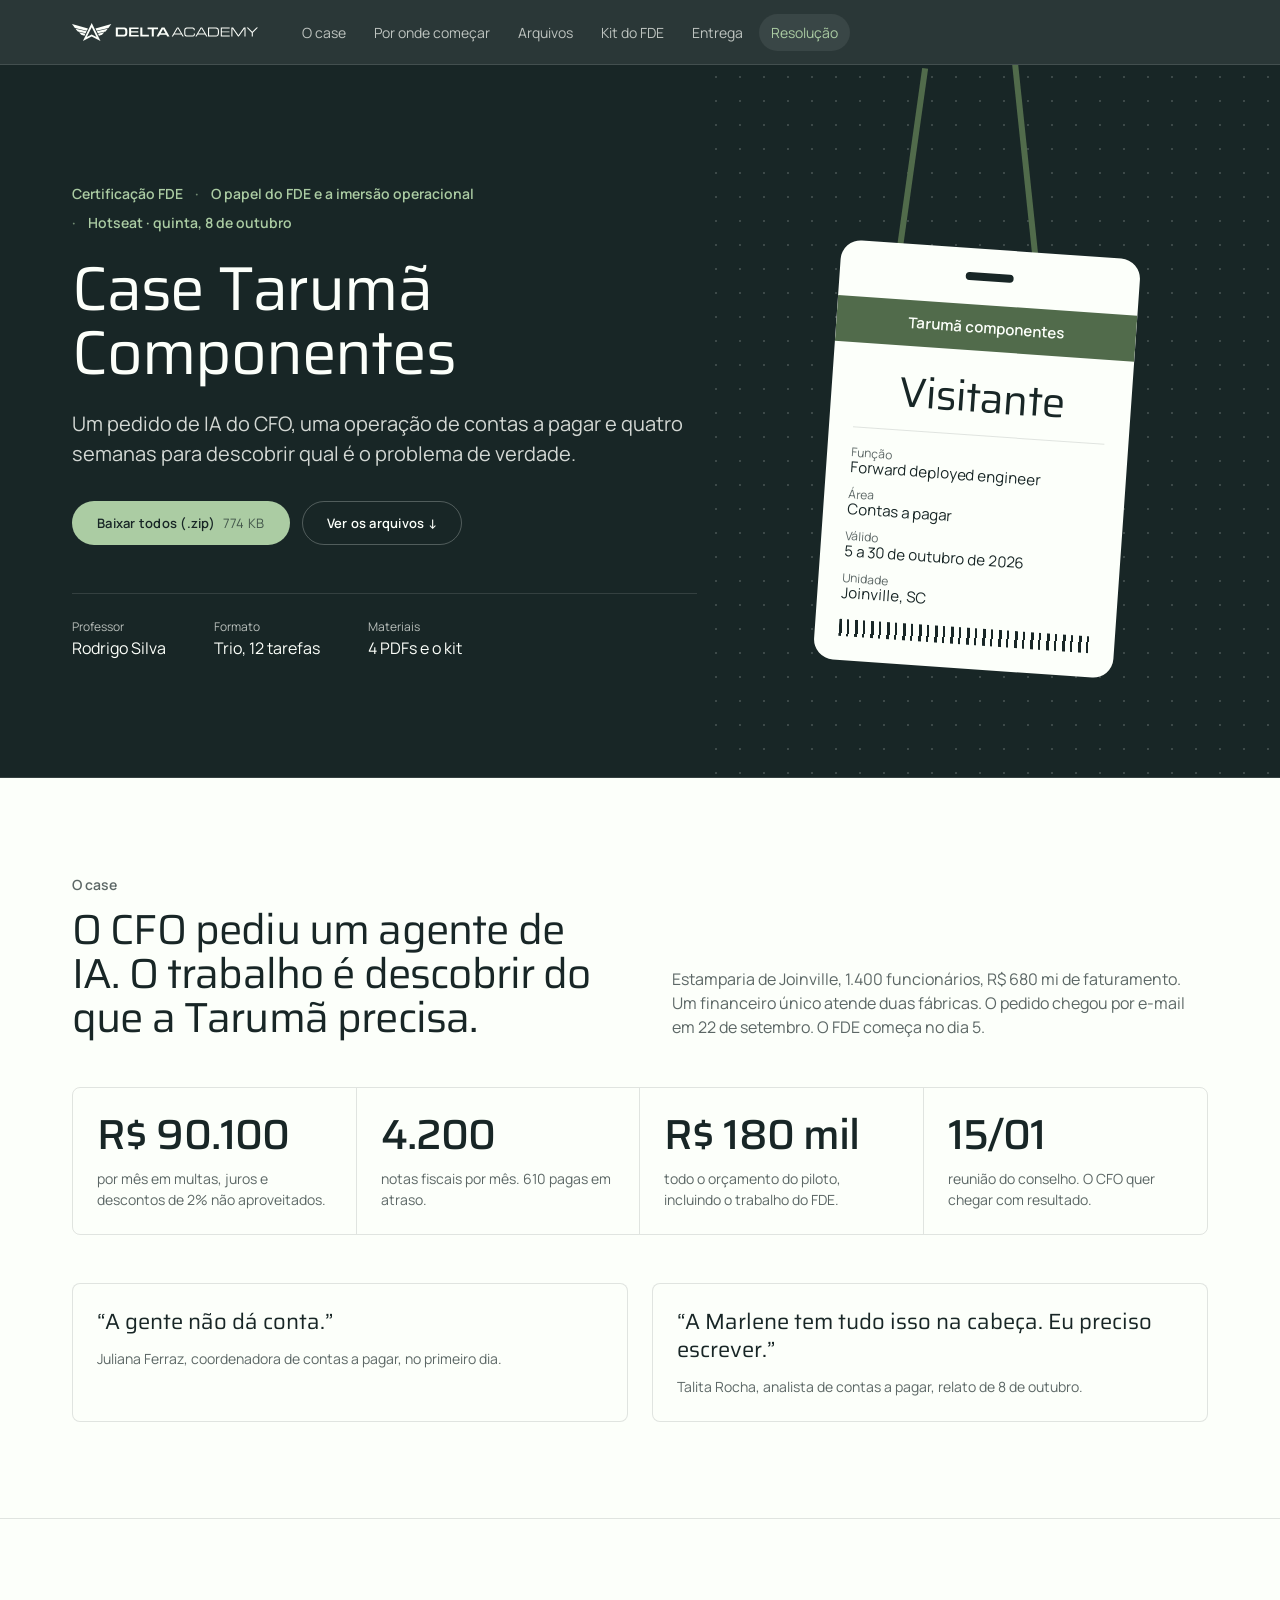
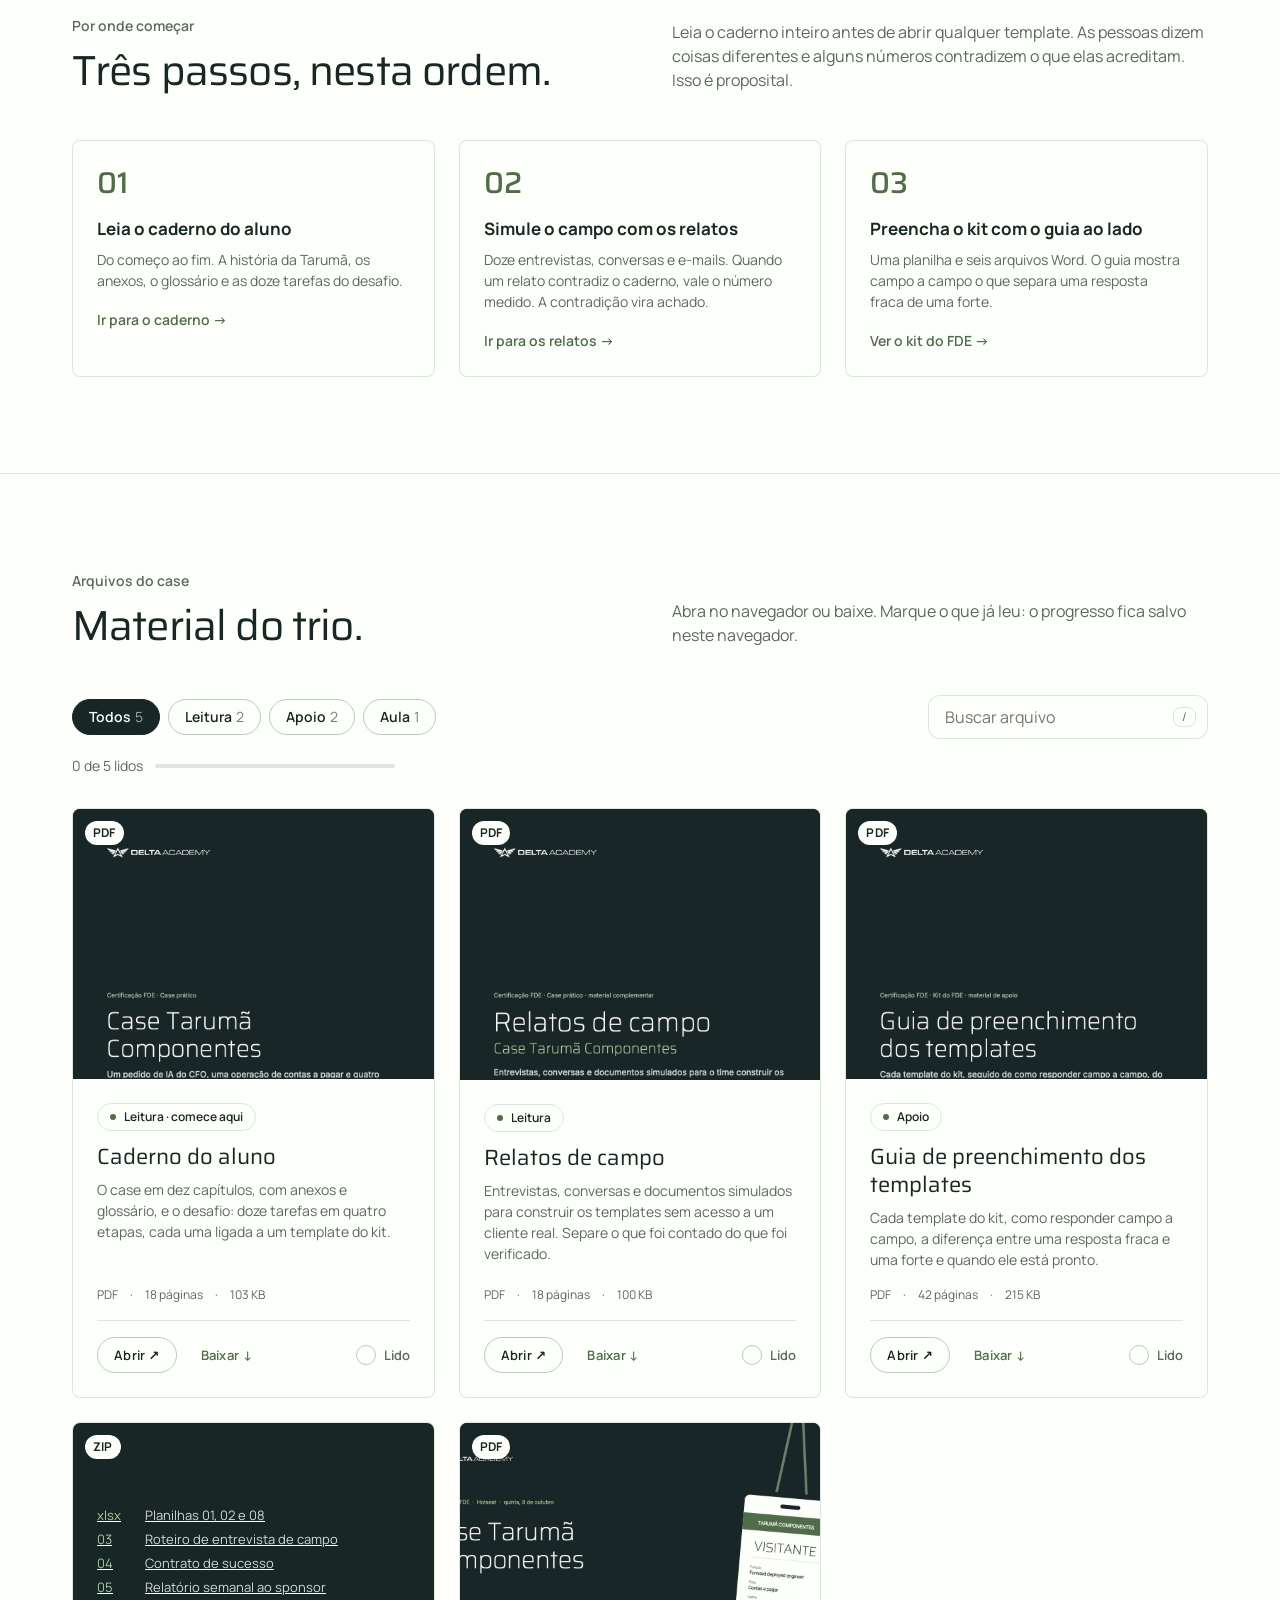
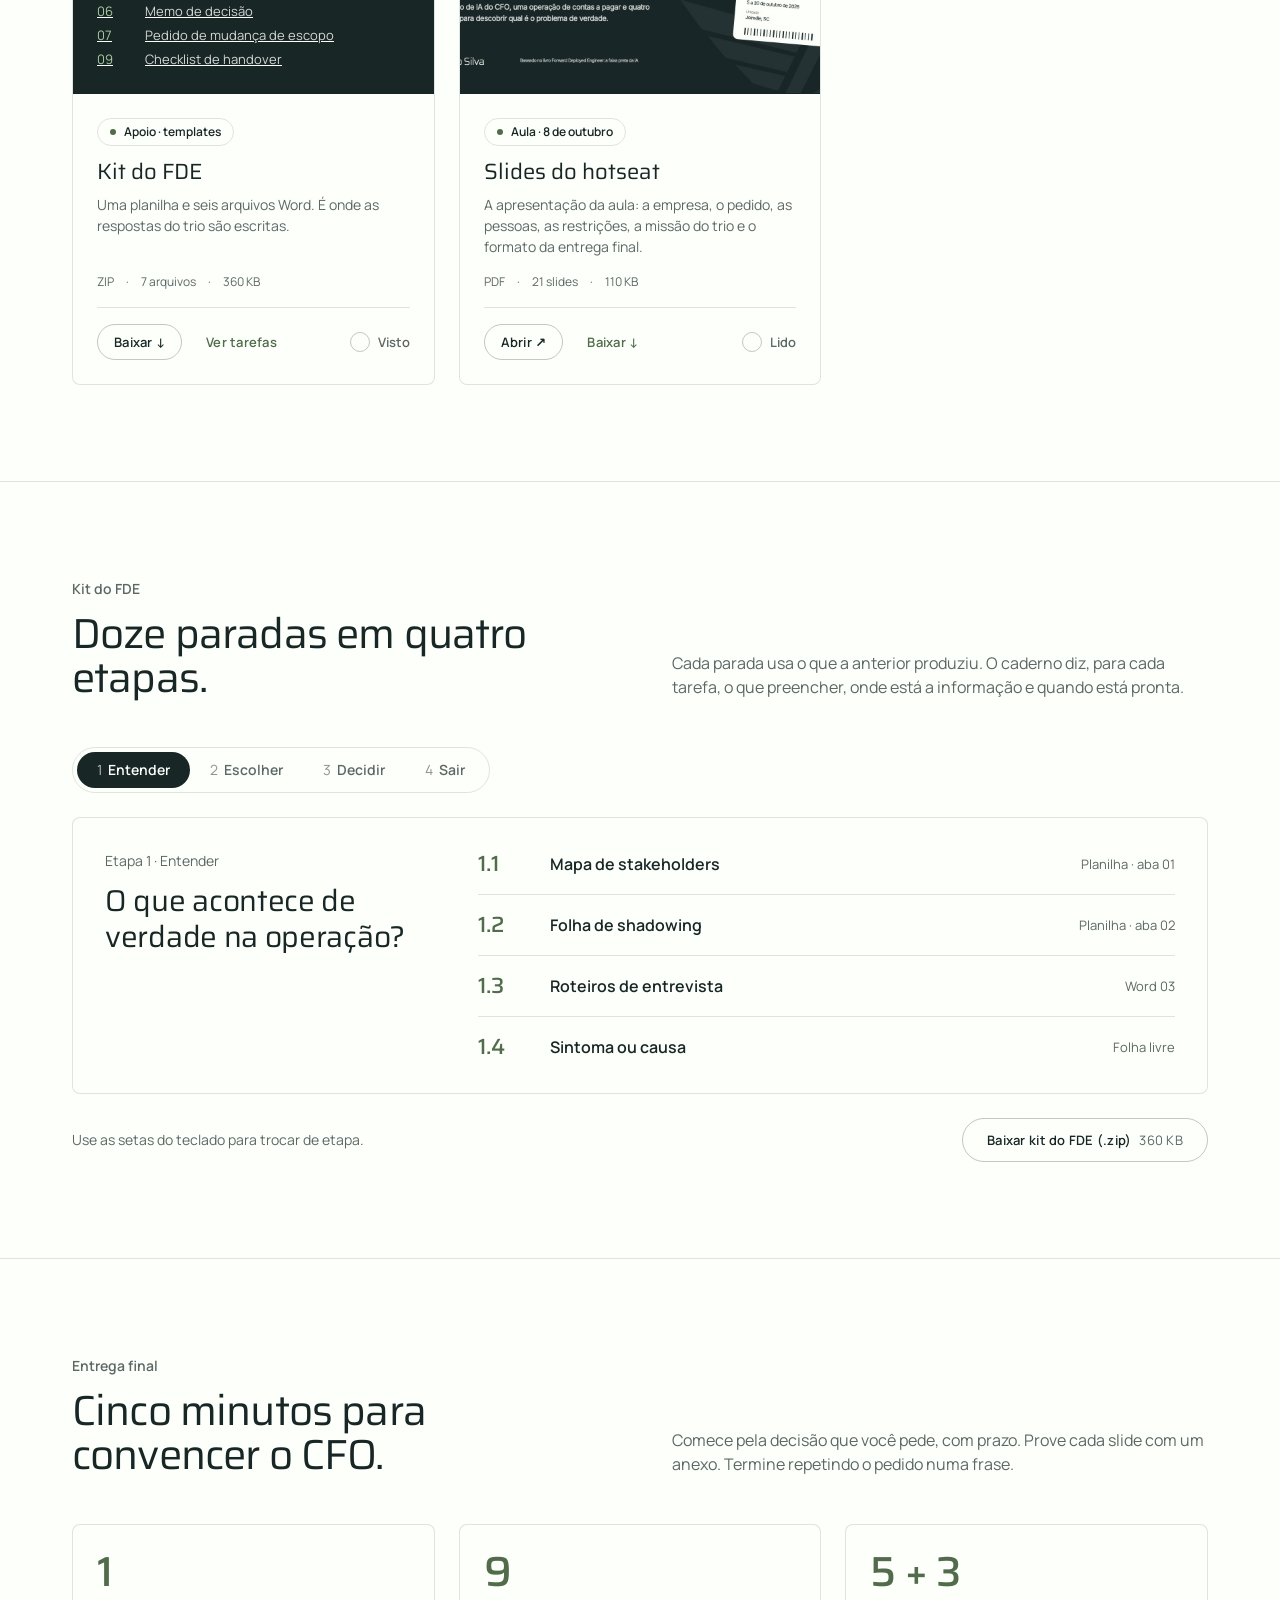
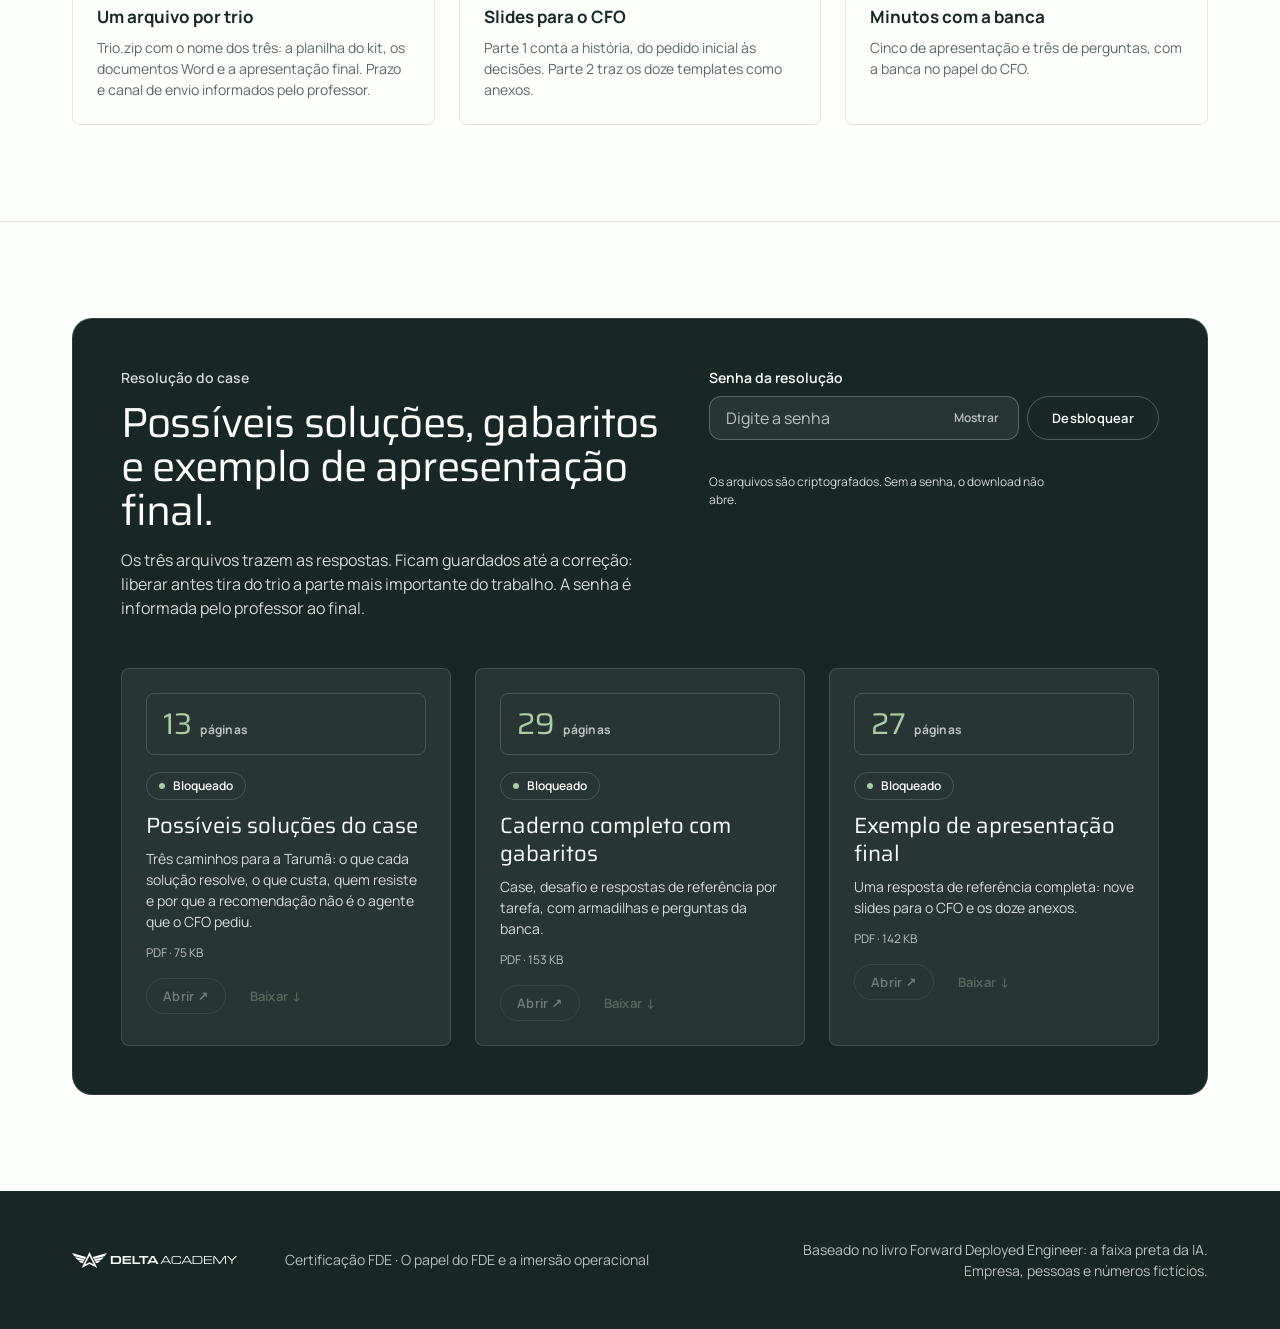
<file: index.html>
<!doctype html>
<html lang="pt-BR">
<head>
<meta charset="utf-8">
<meta name="viewport" content="width=device-width, initial-scale=1">
<title>Case Tarumã Componentes</title>
<link rel="preconnect" href="https://fonts.googleapis.com">
<link rel="preconnect" href="https://fonts.gstatic.com" crossorigin>
<link href="https://fonts.googleapis.com/css2?family=Saira:wght@300;400;500&family=Manrope:wght@300;400;600;700&display=swap" rel="stylesheet">
<style>
*,*::before,*::after{box-sizing:border-box;margin:0;padding:0}
:root{
  --pine:#182626;--cream:#FCFFFA;--olive:#516B4B;--mint:#ABCCA3;
  --cream-82:rgba(252,255,250,.82);--cream-70:rgba(252,255,250,.70);--cream-25:rgba(252,255,250,.25);--cream-16:rgba(252,255,250,.16);--cream-12:rgba(252,255,250,.12);--cream-07:rgba(252,255,250,.07);
  --pine-70:rgba(24,38,38,.70);--pine-35:rgba(24,38,38,.35);--pine-25:rgba(24,38,38,.25);--pine-12:rgba(24,38,38,.12);--pine-07:rgba(24,38,38,.07);
  --olive-15:rgba(81,107,75,.15);--mint-15:rgba(171,204,163,.15);

  --bg:var(--cream);--fg:var(--pine);--muted:var(--pine-70);--line:var(--pine-12);--line-strong:var(--pine-25);
  --surface:var(--cream);--surface-2:var(--pine-07);--accent:var(--olive);--accent-ring:var(--olive-15);
  --chip-on-bg:var(--pine);--chip-on-fg:var(--cream);

  --font-display:"Eurostile","Saira",system-ui,sans-serif;
  --font-text:"Aeonik","Manrope",system-ui,sans-serif;
  --r-card:8px;--r-field:12px;--r-panel:20px;--r-pill:999px;
}
@media (prefers-color-scheme:dark){
  :root:not([data-theme="light"]){
    --bg:#182626;--fg:var(--cream);--muted:var(--cream-70);--line:var(--cream-12);--line-strong:var(--cream-25);
    --surface:var(--cream-07);--surface-2:var(--cream-07);--accent:var(--mint);--accent-ring:var(--mint-15);
    --chip-on-bg:var(--mint);--chip-on-fg:var(--pine);
  }
}
:root[data-theme="dark"]{
  --bg:#182626;--fg:var(--cream);--muted:var(--cream-70);--line:var(--cream-12);--line-strong:var(--cream-25);
  --surface:var(--cream-07);--surface-2:var(--cream-07);--accent:var(--mint);--accent-ring:var(--mint-15);
  --chip-on-bg:var(--mint);--chip-on-fg:var(--pine);
}
html{scroll-behavior:smooth;scroll-padding-top:80px;-webkit-text-size-adjust:100%}
@media (prefers-reduced-motion:reduce){html{scroll-behavior:auto}*{transition:none!important}}
body{font-family:var(--font-text);font-size:16px;line-height:24px;color:var(--fg);background:var(--bg);-webkit-font-smoothing:antialiased;overflow-x:hidden}
[hidden]{display:none!important}
img{display:block;max-width:100%}
a{color:inherit}
button,input{font:inherit;color:inherit}
:focus-visible{outline:2px solid var(--accent);outline-offset:3px}
.sr-only{position:absolute;width:1px;height:1px;overflow:hidden;clip:rect(0 0 0 0);white-space:nowrap}
.wrap{max-width:1200px;margin:0 auto;padding:0 32px}
.skip{position:absolute;left:16px;top:-48px;background:var(--mint);color:var(--pine);padding:8px 16px;border-radius:var(--r-pill);font-weight:600;z-index:100;text-decoration:none}
.skip:focus{top:12px}

/* Type */
.display{font-family:var(--font-display);font-weight:400}
h1.display{font-size:62px;line-height:64px;letter-spacing:-.02em}
h2.display{font-size:42px;line-height:44px;letter-spacing:-.02em}
h3.display{font-size:30px;line-height:36px;letter-spacing:-.01em}
.h4{font-family:var(--font-display);font-weight:400;font-size:22px;line-height:28px}
.eyebrow{font-size:14px;line-height:21px;color:var(--accent);font-weight:600}
.lede{font-size:20px;line-height:30px;max-width:56ch}
.small{font-size:14px;line-height:21px}
.caption{font-size:12px;line-height:18px;color:var(--muted)}
.muted{color:var(--muted)}

/* Buttons */
.btn{display:inline-flex;align-items:center;justify-content:center;gap:8px;height:44px;padding:0 24px;border-radius:var(--r-pill);font-size:13px;line-height:44px;font-weight:600;letter-spacing:.02em;text-decoration:none;cursor:pointer;border:1.5px solid transparent;white-space:nowrap;transition:background-color .15s,border-color .15s,color .15s}
.btn-primary{background:var(--mint);color:var(--pine)}
.btn-primary:hover{background:var(--cream)}
.btn-primary:active{background:var(--cream-82)}
.btn-secondary{background:transparent;border-color:var(--line-strong);color:var(--fg)}
.btn-secondary:hover{border-color:var(--accent);color:var(--accent)}
.btn-tertiary{background:transparent;border:0;padding:0 8px;color:var(--accent)}
.btn-tertiary:hover{text-decoration:underline;text-underline-offset:4px}
.btn[disabled]{opacity:.35;cursor:not-allowed}
.on-dark .btn-secondary{border-color:var(--cream-25);color:var(--cream)}
.on-dark .btn-secondary:hover{border-color:var(--mint);color:var(--mint)}
.btn .size{font-weight:400;opacity:.7}

/* Tags */
.tag{display:inline-flex;align-items:center;gap:8px;height:28px;padding:0 12px;border:1px solid var(--line);border-radius:var(--r-pill);font-size:12px;line-height:18px;font-weight:600;color:var(--fg);white-space:nowrap}
.tag::before{content:"";width:6px;height:6px;border-radius:50%;background:var(--accent)}
.on-dark .tag{border-color:var(--cream-16);color:var(--cream)}
.on-dark .tag::before{background:var(--mint)}

/* Nav */
.nav{position:sticky;top:0;z-index:50;background:rgba(24,38,38,.92);-webkit-backdrop-filter:blur(8px);backdrop-filter:blur(8px);border-bottom:1px solid var(--cream-12)}
.nav .wrap{display:flex;align-items:center;gap:32px;height:64px}
.nav .logo{flex:none;display:flex;align-items:center}
.nav .logo img{height:18px;width:auto;min-width:120px}
.nav ul{display:flex;gap:4px;list-style:none;margin-left:auto}
.nav a.link{display:block;padding:8px 12px;border-radius:var(--r-pill);font-size:14px;line-height:21px;color:var(--cream-70);text-decoration:none;transition:color .15s,background-color .15s}
.nav a.link:hover{color:var(--cream)}
.nav a.link[aria-current="true"]{color:var(--mint);background:var(--cream-07)}
.progress-pill{display:none}

/* Hero */
.hero{position:relative;background:var(--pine);color:var(--cream);overflow:hidden;border-bottom:1px solid var(--cream-12)}
.hero::before{content:"";position:absolute;top:0;bottom:0;right:0;left:55%;background-image:radial-gradient(circle,rgba(252,255,250,.16) 0.8px,transparent 1.1px);background-size:24px 24px;pointer-events:none}
.hero .wrap{position:relative;display:grid;grid-template-columns:minmax(0,1.35fr) minmax(0,1fr);gap:48px;padding-top:96px;padding-bottom:96px;align-items:center}
.hero .eyebrow{color:var(--mint);margin-bottom:24px;display:flex;flex-wrap:wrap;gap:8px 12px}
.hero .eyebrow span+span::before{content:"·";margin-right:12px;opacity:.6}
.hero h1{margin-bottom:24px}
.hero .lede{color:var(--cream-82);margin-bottom:32px}
.hero .actions{display:flex;flex-wrap:wrap;gap:12px;margin-bottom:48px}
.hero .meta{display:grid;grid-template-columns:repeat(3,auto);justify-content:start;gap:12px 48px;padding-top:24px;border-top:1px solid var(--cream-12)}
.hero .meta dt{font-size:12px;line-height:18px;color:var(--cream-70)}
.hero .meta dd{font-size:16px;line-height:24px;color:var(--cream)}

/* Badge */
.badge-stage{position:relative;height:520px;display:flex;justify-content:center}
.lanyard{position:absolute;top:-96px;left:50%;width:120px;height:200px;transform:translateX(-50%) rotate(-4deg)}
.lanyard::before,.lanyard::after{content:"";position:absolute;top:0;width:6px;height:200px;background:var(--olive)}
.lanyard::before{left:12px;transform:rotate(12deg);transform-origin:top}
.lanyard::after{right:12px;transform:rotate(-2deg);transform-origin:top}
.badge{position:relative;margin-top:88px;width:300px;height:420px;background:var(--cream);color:var(--pine);border-radius:20px;transform:rotate(4deg);overflow:hidden;display:flex;flex-direction:column}
.badge .slot{width:48px;height:12px;border-radius:var(--r-pill);background:var(--pine);margin:24px auto}
.badge .band{background:var(--olive);color:var(--cream);font-weight:600;font-size:15px;line-height:22px;text-align:center;padding:12px 0}
.badge .who{font-family:var(--font-display);font-size:42px;line-height:44px;letter-spacing:-.02em;text-align:center;padding:24px 24px 16px;border-bottom:1px solid var(--pine-12);margin:0 24px}
.badge dl{padding:16px 24px;display:grid;gap:8px}
.badge dt{font-size:12px;line-height:18px;color:var(--pine-70)}
.badge dd{font-size:15px;line-height:20px;margin-top:-4px}
.badge .bars{margin:auto 24px 24px;height:24px;background:repeating-linear-gradient(90deg,var(--pine) 0 3px,transparent 3px 8px,var(--pine) 8px 10px,transparent 10px 16px)}

/* Sections */
section.block{padding:96px 0;border-bottom:1px solid var(--line)}
.sec-head{display:grid;grid-template-columns:minmax(0,1fr) minmax(0,1fr);gap:32px 64px;align-items:end;margin-bottom:48px}
.sec-head .eyebrow{margin-bottom:12px}
.sec-head p{color:var(--muted);max-width:56ch}

/* Stats */
.stats{display:grid;grid-template-columns:repeat(4,minmax(0,1fr));border:1px solid var(--line);border-radius:var(--r-card);overflow:hidden}
.stat{padding:24px;border-right:1px solid var(--line)}
.stat:last-child{border-right:0}
.stat .num{font-family:var(--font-display);font-weight:500;font-size:42px;line-height:44px;letter-spacing:-.02em;margin-bottom:12px;white-space:nowrap}
.stat p{font-size:14px;line-height:21px;color:var(--muted)}
.quote{margin-top:48px;display:grid;grid-template-columns:minmax(0,1fr) minmax(0,1fr);gap:24px}
.quote figure{padding:24px;border:1px solid var(--line);border-radius:var(--r-card);background:var(--surface)}
.quote blockquote{font-family:var(--font-display);font-size:22px;line-height:28px;margin-bottom:12px}
.quote figcaption{font-size:14px;line-height:21px;color:var(--muted)}

/* Steps */
.steps{list-style:none;display:grid;grid-template-columns:repeat(3,minmax(0,1fr));gap:24px;counter-reset:s}
.steps li{position:relative;padding:24px;border:1px solid var(--line);border-radius:var(--r-card);background:var(--surface);counter-increment:s}
.steps li::before{content:"0" counter(s);display:block;font-family:var(--font-display);font-weight:500;font-size:30px;line-height:36px;color:var(--accent);margin-bottom:16px}
.steps h3{font-size:17px;line-height:24px;font-weight:700;margin-bottom:8px}
.steps p{font-size:14px;line-height:21px;color:var(--muted);margin-bottom:16px}
.steps a{font-size:14px;line-height:21px;font-weight:600;color:var(--accent);text-decoration:none}
.steps a:hover{text-decoration:underline;text-underline-offset:4px}

/* Toolbar */
.toolbar{display:flex;flex-wrap:wrap;align-items:center;gap:16px;margin-bottom:32px}
.chips{display:flex;flex-wrap:wrap;gap:8px}
.chip{height:36px;padding:0 16px;border-radius:var(--r-pill);border:1px solid var(--line-strong);background:transparent;font-size:14px;font-weight:600;cursor:pointer;transition:background-color .15s,color .15s,border-color .15s}
.chip:hover{border-color:var(--accent);color:var(--accent)}
.chip[aria-pressed="true"]{background:var(--chip-on-bg);color:var(--chip-on-fg);border-color:var(--chip-on-bg)}
.chip .n{opacity:.6;margin-left:4px;font-weight:400}
.search{position:relative;margin-left:auto;width:280px;max-width:100%}
.search input{width:100%;height:44px;border-radius:var(--r-field);border:1px solid var(--line);background:var(--surface);padding:0 48px 0 16px;font-size:16px;outline:none;transition:border-color .15s,box-shadow .15s}
.search input:focus{border-color:var(--accent);box-shadow:0 0 0 3px var(--accent-ring)}
.search kbd{position:absolute;right:12px;top:50%;transform:translateY(-50%);font-family:var(--font-text);font-size:12px;line-height:18px;padding:0 8px;border:1px solid var(--line);border-radius:var(--r-card);color:var(--muted)}
.readbar{display:flex;align-items:center;gap:12px;width:100%;font-size:14px;line-height:21px;color:var(--muted)}
.readbar .track{flex:1;max-width:240px;height:4px;border-radius:var(--r-pill);background:var(--line);overflow:hidden}
.readbar .fill{height:100%;width:0;background:var(--accent);transition:width .3s}
.readbar button{margin-left:auto}

/* File cards */
.grid{display:grid;grid-template-columns:repeat(3,minmax(0,1fr));gap:24px}
.file{display:flex;flex-direction:column;border:1px solid var(--line);border-radius:var(--r-card);background:var(--surface);overflow:hidden;transition:border-color .15s}
.file:hover{border-color:var(--line-strong)}
.file.is-read{border-color:var(--accent)}
.thumb{position:relative;display:block;aspect-ratio:4/3;background:var(--pine);overflow:hidden;border-bottom:1px solid var(--line)}
.thumb img{width:100%;height:100%;object-fit:cover;object-position:top center;transition:opacity .2s}
.thumb:hover img{opacity:.85}
.thumb .ext{position:absolute;left:12px;top:12px;height:24px;padding:0 8px;border-radius:var(--r-pill);background:var(--cream);color:var(--pine);font-size:12px;line-height:24px;font-weight:700;letter-spacing:.02em}
.thumb .open-hint{position:absolute;right:12px;bottom:12px;height:28px;padding:0 12px;border-radius:var(--r-pill);background:var(--mint);color:var(--pine);font-size:12px;line-height:28px;font-weight:600;opacity:0;transition:opacity .15s}
.thumb:hover .open-hint,.thumb:focus-visible .open-hint{opacity:1}
.thumb-kit{display:flex;flex-direction:column;justify-content:flex-end;padding:24px;color:var(--cream)}
.thumb-kit ul{list-style:none;display:grid;gap:4px;font-size:13px;line-height:20px;color:var(--cream-82)}
.thumb-kit li{display:flex;gap:8px}
.thumb-kit li span{color:var(--mint);min-width:40px}
.file .body{flex:1;display:flex;flex-direction:column;padding:24px}
.file .top{display:flex;align-items:center;justify-content:space-between;gap:8px;margin-bottom:12px}
.file h3{font-family:var(--font-display);font-weight:400;font-size:22px;line-height:28px;margin-bottom:8px}
.file p{font-size:14px;line-height:21px;color:var(--muted);margin-bottom:16px}
.file .facts{display:flex;flex-wrap:wrap;gap:4px 12px;font-size:12px;line-height:18px;color:var(--muted);margin-top:auto;margin-bottom:16px}
.file .facts span+span::before{content:"·";margin-right:12px}
.file .acts{display:flex;align-items:center;gap:8px;padding-top:16px;border-top:1px solid var(--line)}
.file .acts .btn{height:36px;line-height:36px;padding:0 16px}
.check{margin-left:auto;display:inline-flex;align-items:center;gap:8px;font-size:13px;font-weight:600;color:var(--muted);cursor:pointer;user-select:none}
.check input{appearance:none;-webkit-appearance:none;width:20px;height:20px;border:1.5px solid var(--line-strong);border-radius:50%;display:grid;place-content:center;cursor:pointer;transition:background-color .15s,border-color .15s}
.check input::after{content:"";width:8px;height:5px;border-left:2px solid var(--chip-on-fg);border-bottom:2px solid var(--chip-on-fg);transform:rotate(-45deg) translate(1px,-1px);opacity:0}
.check input:checked{background:var(--accent);border-color:var(--accent)}
.check input:checked::after{opacity:1;border-color:var(--bg)}
.check input:checked+span{color:var(--accent)}
.empty{display:none;padding:48px 24px;text-align:center;border:1px dashed var(--line-strong);border-radius:var(--r-card);color:var(--muted)}
.empty.show{display:block}

/* Kit */
.tabs{display:flex;gap:0;border:1px solid var(--line);border-radius:var(--r-pill);padding:4px;width:max-content;max-width:100%;overflow-x:auto;margin-bottom:24px}
.tab{height:36px;padding:0 20px;border:0;border-radius:var(--r-pill);background:transparent;font-size:14px;font-weight:600;color:var(--muted);cursor:pointer;white-space:nowrap;transition:background-color .15s,color .15s}
.tab:hover{color:var(--fg)}
.tab[aria-selected="true"]{background:var(--chip-on-bg);color:var(--chip-on-fg)}
.tab .k{font-weight:400;opacity:.7;margin-right:6px}
.panel{display:grid;grid-template-columns:minmax(0,1fr) minmax(0,2fr);gap:24px;border:1px solid var(--line);border-radius:var(--r-card);padding:32px;background:var(--surface)}
.panel[hidden]{display:none}
.panel .q{font-family:var(--font-display);font-size:30px;line-height:36px;letter-spacing:-.01em}
.panel .q small{display:block;font-family:var(--font-text);font-size:14px;line-height:21px;color:var(--muted);margin-bottom:12px;letter-spacing:0}
.tasks{list-style:none;display:grid;gap:0}
.tasks li{display:grid;grid-template-columns:56px minmax(0,1fr) auto;gap:16px;align-items:center;padding:16px 0;border-bottom:1px solid var(--line)}
.tasks li:first-child{padding-top:0}
.tasks li:last-child{border-bottom:0;padding-bottom:0}
.tasks .id{font-family:var(--font-display);font-weight:500;font-size:22px;line-height:28px;color:var(--accent)}
.tasks .nm{font-weight:600}
.tasks .src{font-size:13px;line-height:20px;color:var(--muted);text-align:right}
.kit-foot{display:flex;flex-wrap:wrap;align-items:center;gap:16px;margin-top:24px;font-size:14px;line-height:21px;color:var(--muted)}
.kit-foot .btn{margin-left:auto}

/* Delivery */
.deliver{display:grid;grid-template-columns:repeat(3,minmax(0,1fr));gap:24px}
.deliver article{padding:24px;border:1px solid var(--line);border-radius:var(--r-card);background:var(--surface)}
.deliver .num{font-family:var(--font-display);font-weight:500;font-size:42px;line-height:44px;letter-spacing:-.02em;color:var(--accent);margin-bottom:12px}
.deliver h3{font-size:17px;line-height:24px;font-weight:700;margin-bottom:8px}
.deliver p{font-size:14px;line-height:21px;color:var(--muted)}

/* Locked */
.locked{background:var(--pine);color:var(--cream);border-radius:var(--r-panel);padding:48px;border:1px solid var(--cream-12)}
.locked .head{display:grid;grid-template-columns:minmax(0,1.2fr) minmax(0,1fr);gap:48px;align-items:start;margin-bottom:48px}
.locked .eyebrow{color:var(--mint);margin-bottom:12px}
.locked h2{margin-bottom:16px}
.locked .head p{color:var(--cream-82);max-width:52ch}
.unlock label{display:block;font-size:14px;line-height:21px;font-weight:600;margin-bottom:8px}
.unlock .row{display:flex;gap:8px}
.unlock .field{position:relative;flex:1}
.unlock input{width:100%;height:44px;border-radius:var(--r-field);border:1px solid var(--cream-25);background:var(--cream-07);color:var(--cream);padding:0 72px 0 16px;font-size:16px;outline:none;transition:border-color .15s,box-shadow .15s}
.unlock input::placeholder{color:var(--cream-70)}
.unlock input:focus{border-color:var(--mint);box-shadow:0 0 0 3px var(--mint-15)}
.unlock input[aria-invalid="true"]{border-color:var(--cream)}
.unlock .peek{position:absolute;right:8px;top:50%;transform:translateY(-50%);height:28px;padding:0 12px;border:0;border-radius:var(--r-pill);background:transparent;color:var(--cream-70);font-size:12px;font-weight:600;cursor:pointer}
.unlock .peek:hover{color:var(--mint)}
.unlock .msg{min-height:21px;margin-top:8px;font-size:14px;line-height:21px;color:var(--cream-70)}
.unlock .msg.err{color:var(--cream)}
.unlock .msg.ok{color:var(--mint)}
.unlock .hint{margin-top:4px;font-size:12px;line-height:18px;color:var(--cream-70)}
.rgrid{display:grid;grid-template-columns:repeat(3,minmax(0,1fr));gap:24px}
@media (max-width:1180px){.rgrid{grid-template-columns:repeat(2,minmax(0,1fr))}}
.rfile{display:grid;grid-template-columns:96px minmax(0,1fr);gap:24px;padding:24px;border:1px solid var(--cream-12);border-radius:var(--r-card);background:var(--cream-07)}
.rfile .cover{aspect-ratio:3/4;border-radius:var(--r-card);border:1px solid var(--cream-16);display:grid;place-items:center;font-size:12px;font-weight:700;letter-spacing:.02em;color:var(--cream-70);text-align:center;padding:8px}
.rfile .cover b{display:block;font-family:var(--font-display);font-weight:400;font-size:30px;line-height:36px;color:var(--mint);margin-bottom:4px}
.rfile h3{font-family:var(--font-display);font-weight:400;font-size:22px;line-height:28px;margin-bottom:8px}
.rfile p{font-size:14px;line-height:21px;color:var(--cream-82);margin-bottom:12px}
.rfile .facts{font-size:12px;line-height:18px;color:var(--cream-70);margin-bottom:16px}
.rfile .acts{display:flex;flex-wrap:wrap;gap:8px}
.rfile .acts .btn{height:36px;line-height:36px;padding:0 16px}
.rfile .acts .btn-tertiary{color:var(--mint)}
.locked[data-state="open"] .tag::before{background:var(--mint)}
.rfile{grid-template-columns:1fr;gap:16px;align-content:start}
.rfile .cover{aspect-ratio:auto;place-items:start;padding:12px 16px;text-align:left}
.rfile .cover>div{display:flex;align-items:baseline;gap:8px}
.rfile .cover b{margin-bottom:0}

/* Footer */
footer{background:var(--pine);color:var(--cream-70);padding:48px 0;font-size:14px;line-height:21px}
footer .wrap{display:flex;flex-wrap:wrap;align-items:center;gap:24px 48px}
footer img{height:16px;width:auto;min-width:120px}
footer .right{margin-left:auto;text-align:right}

/* Toast */
.toast{position:fixed;left:50%;bottom:24px;transform:translate(-50%,16px);background:var(--pine);color:var(--cream);border:1px solid var(--cream-16);border-radius:var(--r-pill);padding:12px 24px;font-size:14px;line-height:21px;opacity:0;pointer-events:none;transition:opacity .2s,transform .2s;z-index:80;max-width:calc(100% - 32px);text-align:center}
.toast.show{opacity:1;transform:translate(-50%,0)}
.toast b{color:var(--mint);font-weight:600}

/* Responsive */
@media (max-width:1024px){
  .grid{grid-template-columns:repeat(2,minmax(0,1fr))}
  .stats{grid-template-columns:repeat(2,minmax(0,1fr))}
  .stat:nth-child(2){border-right:0}
  .stat:nth-child(-n+2){border-bottom:1px solid var(--line)}
  .hero .wrap{grid-template-columns:1fr}
  .badge-stage{display:none}
  .nav ul{display:none}
  .progress-pill{display:inline-flex;margin-left:auto}
}
@media (max-width:760px){
  .wrap{padding:0 16px}
  h1.display{font-size:42px;line-height:44px}
  h2.display{font-size:30px;line-height:36px;letter-spacing:-.01em}
  .lede{font-size:17px;line-height:26px}
  .hero .wrap{padding-top:48px;padding-bottom:48px}
  .hero .eyebrow{flex-direction:column;gap:4px}
  .hero .eyebrow span+span::before{content:none}
  .hero .meta{grid-template-columns:1fr 1fr;gap:12px 24px}
  .hero .actions .btn{width:100%}
  section.block{padding:48px 0}
  .sec-head{grid-template-columns:1fr;margin-bottom:32px}
  .grid,.steps,.deliver,.rgrid,.quote{grid-template-columns:1fr}
  .stat .num{font-size:30px;line-height:36px}
  .search{width:100%;margin-left:0}
  .search kbd{display:none}
  .panel{grid-template-columns:1fr;padding:24px}
  .tasks li{grid-template-columns:44px minmax(0,1fr)}
  .tasks .src{grid-column:2;text-align:left;margin-top:-12px}
  .kit-foot .btn{margin-left:0;width:100%}
  .locked{padding:24px;border-radius:var(--r-panel)}
  .locked .head{grid-template-columns:1fr;gap:32px;margin-bottom:32px}
  .rfile{grid-template-columns:64px minmax(0,1fr);gap:16px;padding:16px}
  .rfile .cover b{font-size:22px;line-height:28px}
  footer .right{margin-left:0;text-align:left}
}
</style>
</head>
<body>
<a class="skip" href="#arquivos">Ir para os arquivos</a>

<header class="nav on-dark">
  <div class="wrap">
    <a class="logo" href="#topo" aria-label="Delta Academy, voltar ao topo"><img src="marca/delta-academy.svg" alt="Delta Academy" width="186" height="18"></a>
    <nav aria-label="Seções">
      <ul>
        <li><a class="link" href="#case">O case</a></li>
        <li><a class="link" href="#comecar">Por onde começar</a></li>
        <li><a class="link" href="#arquivos">Arquivos</a></li>
        <li><a class="link" href="#kit">Kit do FDE</a></li>
        <li><a class="link" href="#entrega">Entrega</a></li>
        <li><a class="link" href="#resolucao">Resolução</a></li>
      </ul>
    </nav>
    <a class="tag progress-pill" href="#arquivos" style="text-decoration:none" data-progress-label>0 de 5 lidos</a>
  </div>
</header>

<main id="topo">
  <section class="hero on-dark" aria-labelledby="titulo">
    <div class="wrap">
      <div>
        <p class="eyebrow"><span>Certificação FDE</span><span>O papel do FDE e a imersão operacional</span><span>Hotseat · quinta, 8 de outubro</span></p>
        <h1 class="display" id="titulo">Case Tarumã Componentes</h1>
        <p class="lede">Um pedido de IA do CFO, uma operação de contas a pagar e quatro semanas para descobrir qual é o problema de verdade.</p>
        <div class="actions">
          <a class="btn btn-primary" href="arquivos/Case-Taruma-Componentes-materiais.zip" download data-dl="Todos os materiais (.zip)">Baixar todos (.zip) <span class="size">774 KB</span></a>
          <a class="btn btn-secondary" href="#arquivos">Ver os arquivos ↓</a>
        </div>
        <dl class="meta">
          <div><dt>Professor</dt><dd>Rodrigo Silva</dd></div>
          <div><dt>Formato</dt><dd>Trio, 12 tarefas</dd></div>
          <div><dt>Materiais</dt><dd>4 PDFs e o kit</dd></div>
        </dl>
      </div>
      <div class="badge-stage" aria-hidden="true">
        <div class="lanyard"></div>
        <div class="badge">
          <div class="slot"></div>
          <div class="band">Tarumã componentes</div>
          <div class="who">Visitante</div>
          <dl>
            <div><dt>Função</dt><dd>Forward deployed engineer</dd></div>
            <div><dt>Área</dt><dd>Contas a pagar</dd></div>
            <div><dt>Válido</dt><dd>5 a 30 de outubro de 2026</dd></div>
            <div><dt>Unidade</dt><dd>Joinville, SC</dd></div>
          </dl>
          <div class="bars"></div>
        </div>
      </div>
    </div>
  </section>

  <section class="block" id="case" aria-labelledby="t-case">
    <div class="wrap">
      <div class="sec-head">
        <div>
          <p class="eyebrow">O case</p>
          <h2 class="display" id="t-case">O CFO pediu um agente de IA. O trabalho é descobrir do que a Tarumã precisa.</h2>
        </div>
        <p>Estamparia de Joinville, 1.400 funcionários, R$ 680 mi de faturamento. Um financeiro único atende duas fábricas. O pedido chegou por e-mail em 22 de setembro. O FDE começa no dia 5.</p>
      </div>
      <div class="stats">
        <div class="stat"><div class="num">R$ 90.100</div><p>por mês em multas, juros e descontos de 2% não aproveitados.</p></div>
        <div class="stat"><div class="num">4.200</div><p>notas fiscais por mês. 610 pagas em atraso.</p></div>
        <div class="stat"><div class="num">R$ 180 mil</div><p>todo o orçamento do piloto, incluindo o trabalho do FDE.</p></div>
        <div class="stat"><div class="num">15/01</div><p>reunião do conselho. O CFO quer chegar com resultado.</p></div>
      </div>
      <div class="quote">
        <figure><blockquote>“A gente não dá conta.”</blockquote><figcaption>Juliana Ferraz, coordenadora de contas a pagar, no primeiro dia.</figcaption></figure>
        <figure><blockquote>“A Marlene tem tudo isso na cabeça. Eu preciso escrever.”</blockquote><figcaption>Talita Rocha, analista de contas a pagar, relato de 8 de outubro.</figcaption></figure>
      </div>
    </div>
  </section>

  <section class="block" id="comecar" aria-labelledby="t-comecar">
    <div class="wrap">
      <div class="sec-head">
        <div>
          <p class="eyebrow">Por onde começar</p>
          <h2 class="display" id="t-comecar">Três passos, nesta ordem.</h2>
        </div>
        <p>Leia o caderno inteiro antes de abrir qualquer template. As pessoas dizem coisas diferentes e alguns números contradizem o que elas acreditam. Isso é proposital.</p>
      </div>
      <ol class="steps">
        <li><h3>Leia o caderno do aluno</h3><p>Do começo ao fim. A história da Tarumã, os anexos, o glossário e as doze tarefas do desafio.</p><a href="#f-caderno" data-jump>Ir para o caderno →</a></li>
        <li><h3>Simule o campo com os relatos</h3><p>Doze entrevistas, conversas e e-mails. Quando um relato contradiz o caderno, vale o número medido. A contradição vira achado.</p><a href="#f-relatos" data-jump>Ir para os relatos →</a></li>
        <li><h3>Preencha o kit com o guia ao lado</h3><p>Uma planilha e seis arquivos Word. O guia mostra campo a campo o que separa uma resposta fraca de uma forte.</p><a href="#kit">Ver o kit do FDE →</a></li>
      </ol>
    </div>
  </section>

  <section class="block" id="arquivos" aria-labelledby="t-arquivos">
    <div class="wrap">
      <div class="sec-head">
        <div>
          <p class="eyebrow">Arquivos do case</p>
          <h2 class="display" id="t-arquivos">Material do trio.</h2>
        </div>
        <p>Abra no navegador ou baixe. Marque o que já leu: o progresso fica salvo neste navegador.</p>
      </div>

      <div class="toolbar">
        <div class="chips" role="group" aria-label="Filtrar arquivos">
          <button class="chip" type="button" data-filter="todos" aria-pressed="true">Todos<span class="n">5</span></button>
          <button class="chip" type="button" data-filter="leitura" aria-pressed="false">Leitura<span class="n">2</span></button>
          <button class="chip" type="button" data-filter="apoio" aria-pressed="false">Apoio<span class="n">2</span></button>
          <button class="chip" type="button" data-filter="aula" aria-pressed="false">Aula<span class="n">1</span></button>
        </div>
        <label class="search"><span class="sr-only">Buscar arquivo</span><input type="search" id="q" placeholder="Buscar arquivo" autocomplete="off"><kbd>/</kbd></label>
        <div class="readbar" aria-live="polite">
          <span data-progress-label>0 de 5 lidos</span>
          <div class="track" aria-hidden="true"><div class="fill" id="fill"></div></div>
          <button class="btn btn-tertiary" type="button" id="reset" hidden>Limpar marcações</button>
        </div>
      </div>

      <div class="grid" id="grid">
        <article class="file" id="f-caderno" data-cat="leitura" data-key="caderno">
          <a class="thumb" href="arquivos/Case-Taruma-Caderno-do-aluno.pdf" target="_blank" rel="noopener" aria-label="Abrir caderno do aluno em nova aba"><img src="miniaturas/Case-Taruma-Caderno-do-aluno.jpg" alt="" loading="lazy" width="509" height="720"><span class="ext">PDF</span><span class="open-hint">Abrir ↗</span></a>
          <div class="body">
            <div class="top"><span class="tag">Leitura · comece aqui</span></div>
            <h3>Caderno do aluno</h3>
            <p>O case em dez capítulos, com anexos e glossário, e o desafio: doze tarefas em quatro etapas, cada uma ligada a um template do kit.</p>
            <div class="facts"><span>PDF</span><span>18 páginas</span><span>103 KB</span></div>
            <div class="acts">
              <a class="btn btn-secondary" href="arquivos/Case-Taruma-Caderno-do-aluno.pdf" target="_blank" rel="noopener">Abrir ↗</a>
              <a class="btn btn-tertiary" href="arquivos/Case-Taruma-Caderno-do-aluno.pdf" download data-dl="Caderno do aluno">Baixar ↓</a>
              <label class="check"><input type="checkbox" aria-label="Marcar caderno do aluno como lido"><span>Lido</span></label>
            </div>
          </div>
        </article>

        <article class="file" id="f-relatos" data-cat="leitura" data-key="relatos">
          <a class="thumb" href="arquivos/Case-Taruma-Relatos-de-campo.pdf" target="_blank" rel="noopener" aria-label="Abrir relatos de campo em nova aba"><img src="miniaturas/Case-Taruma-Relatos-de-campo.jpg" alt="" loading="lazy" width="509" height="720"><span class="ext">PDF</span><span class="open-hint">Abrir ↗</span></a>
          <div class="body">
            <div class="top"><span class="tag">Leitura</span></div>
            <h3>Relatos de campo</h3>
            <p>Entrevistas, conversas e documentos simulados para construir os templates sem acesso a um cliente real. Separe o que foi contado do que foi verificado.</p>
            <div class="facts"><span>PDF</span><span>18 páginas</span><span>100 KB</span></div>
            <div class="acts">
              <a class="btn btn-secondary" href="arquivos/Case-Taruma-Relatos-de-campo.pdf" target="_blank" rel="noopener">Abrir ↗</a>
              <a class="btn btn-tertiary" href="arquivos/Case-Taruma-Relatos-de-campo.pdf" download data-dl="Relatos de campo">Baixar ↓</a>
              <label class="check"><input type="checkbox" aria-label="Marcar relatos de campo como lido"><span>Lido</span></label>
            </div>
          </div>
        </article>

        <article class="file" id="f-guia" data-cat="apoio" data-key="guia">
          <a class="thumb" href="arquivos/Guia-de-preenchimento-dos-templates.pdf" target="_blank" rel="noopener" aria-label="Abrir guia de preenchimento em nova aba"><img src="miniaturas/Guia-de-preenchimento-dos-templates.jpg" alt="" loading="lazy" width="509" height="720"><span class="ext">PDF</span><span class="open-hint">Abrir ↗</span></a>
          <div class="body">
            <div class="top"><span class="tag">Apoio</span></div>
            <h3>Guia de preenchimento dos templates</h3>
            <p>Cada template do kit, como responder campo a campo, a diferença entre uma resposta fraca e uma forte e quando ele está pronto.</p>
            <div class="facts"><span>PDF</span><span>42 páginas</span><span>215 KB</span></div>
            <div class="acts">
              <a class="btn btn-secondary" href="arquivos/Guia-de-preenchimento-dos-templates.pdf" target="_blank" rel="noopener">Abrir ↗</a>
              <a class="btn btn-tertiary" href="arquivos/Guia-de-preenchimento-dos-templates.pdf" download data-dl="Guia de preenchimento">Baixar ↓</a>
              <label class="check"><input type="checkbox" aria-label="Marcar guia de preenchimento como lido"><span>Lido</span></label>
            </div>
          </div>
        </article>

        <article class="file" id="f-kit" data-cat="apoio" data-key="kit">
          <a class="thumb thumb-kit" href="arquivos/Kit-do-FDE.zip" download data-dl="Kit do FDE" aria-label="Baixar kit do FDE">
            <span class="ext">ZIP</span>
            <ul>
              <li><span>xlsx</span>Planilhas 01, 02 e 08</li>
              <li><span>03</span>Roteiro de entrevista de campo</li>
              <li><span>04</span>Contrato de sucesso</li>
              <li><span>05</span>Relatório semanal ao sponsor</li>
              <li><span>06</span>Memo de decisão</li>
              <li><span>07</span>Pedido de mudança de escopo</li>
              <li><span>09</span>Checklist de handover</li>
            </ul>
            <span class="open-hint">Baixar ↓</span>
          </a>
          <div class="body">
            <div class="top"><span class="tag">Apoio · templates</span></div>
            <h3>Kit do FDE</h3>
            <p>Uma planilha e seis arquivos Word. É onde as respostas do trio são escritas.</p>
            <div class="facts"><span>ZIP</span><span>7 arquivos</span><span>360 KB</span></div>
            <div class="acts">
              <a class="btn btn-secondary" href="arquivos/Kit-do-FDE.zip" download data-dl="Kit do FDE">Baixar ↓</a>
              <a class="btn btn-tertiary" href="#kit">Ver tarefas</a>
              <label class="check"><input type="checkbox" aria-label="Marcar kit do FDE como visto"><span>Visto</span></label>
            </div>
          </div>
        </article>

        <article class="file" id="f-hotseat" data-cat="aula" data-key="hotseat">
          <a class="thumb" href="arquivos/Hotseat-Case-Taruma-Componentes.pdf" target="_blank" rel="noopener" aria-label="Abrir slides do hotseat em nova aba"><img src="miniaturas/Hotseat-Case-Taruma-Componentes.jpg" alt="" loading="lazy"><span class="ext">PDF</span><span class="open-hint">Abrir ↗</span></a>
          <div class="body">
            <div class="top"><span class="tag">Aula · 8 de outubro</span></div>
            <h3>Slides do hotseat</h3>
            <p>A apresentação da aula: a empresa, o pedido, as pessoas, as restrições, a missão do trio e o formato da entrega final.</p>
            <div class="facts"><span>PDF</span><span>21 slides</span><span>110 KB</span></div>
            <div class="acts">
              <a class="btn btn-secondary" href="arquivos/Hotseat-Case-Taruma-Componentes.pdf" target="_blank" rel="noopener">Abrir ↗</a>
              <a class="btn btn-tertiary" href="arquivos/Hotseat-Case-Taruma-Componentes.pdf" download data-dl="Slides do hotseat">Baixar ↓</a>
              <label class="check"><input type="checkbox" aria-label="Marcar slides do hotseat como lido"><span>Lido</span></label>
            </div>
          </div>
        </article>
      </div>
      <div class="empty" id="empty">Nenhum arquivo encontrado. <button class="btn btn-tertiary" type="button" id="clear">Limpar busca</button></div>
    </div>
  </section>

  <section class="block" id="kit" aria-labelledby="t-kit">
    <div class="wrap">
      <div class="sec-head">
        <div>
          <p class="eyebrow">Kit do FDE</p>
          <h2 class="display" id="t-kit">Doze paradas em quatro etapas.</h2>
        </div>
        <p>Cada parada usa o que a anterior produziu. O caderno diz, para cada tarefa, o que preencher, onde está a informação e quando está pronta.</p>
      </div>

      <div class="tabs" role="tablist" aria-label="Etapas do desafio">
        <button class="tab" role="tab" id="tab-1" aria-controls="p-1" aria-selected="true"><span class="k">1</span>Entender</button>
        <button class="tab" role="tab" id="tab-2" aria-controls="p-2" aria-selected="false" tabindex="-1"><span class="k">2</span>Escolher</button>
        <button class="tab" role="tab" id="tab-3" aria-controls="p-3" aria-selected="false" tabindex="-1"><span class="k">3</span>Decidir</button>
        <button class="tab" role="tab" id="tab-4" aria-controls="p-4" aria-selected="false" tabindex="-1"><span class="k">4</span>Sair</button>
      </div>

      <div class="panel" role="tabpanel" id="p-1" aria-labelledby="tab-1">
        <p class="q"><small>Etapa 1 · Entender</small>O que acontece de verdade na operação?</p>
        <ul class="tasks">
          <li><span class="id">1.1</span><span class="nm">Mapa de stakeholders</span><span class="src">Planilha · aba 01</span></li>
          <li><span class="id">1.2</span><span class="nm">Folha de shadowing</span><span class="src">Planilha · aba 02</span></li>
          <li><span class="id">1.3</span><span class="nm">Roteiros de entrevista</span><span class="src">Word 03</span></li>
          <li><span class="id">1.4</span><span class="nm">Sintoma ou causa</span><span class="src">Folha livre</span></li>
        </ul>
      </div>
      <div class="panel" role="tabpanel" id="p-2" aria-labelledby="tab-2" hidden>
        <p class="q"><small>Etapa 2 · Escolher</small>Qual problema atacar e o que prometer?</p>
        <ul class="tasks">
          <li><span class="id">2.1</span><span class="nm">Régua de candidatura</span><span class="src">Planilha</span></li>
          <li><span class="id">2.2</span><span class="nm">Conta de valor</span><span class="src">Planilha</span></li>
          <li><span class="id">2.3</span><span class="nm">Contrato de sucesso</span><span class="src">Word 04</span></li>
        </ul>
      </div>
      <div class="panel" role="tabpanel" id="p-3" aria-labelledby="tab-3" hidden>
        <p class="q"><small>Etapa 3 · Decidir</small>Como reagir ao que acontece no caminho?</p>
        <ul class="tasks">
          <li><span class="id">3.1</span><span class="nm">Memo de decisão</span><span class="src">Word 06</span></li>
          <li><span class="id">3.2</span><span class="nm">Mudança de escopo</span><span class="src">Word 07</span></li>
          <li><span class="id">3.3</span><span class="nm">Relatório ao sponsor</span><span class="src">Word 05</span></li>
        </ul>
      </div>
      <div class="panel" role="tabpanel" id="p-4" aria-labelledby="tab-4" hidden>
        <p class="q"><small>Etapa 4 · Sair</small>Como o piloto vive sem você?</p>
        <ul class="tasks">
          <li><span class="id">4.1</span><span class="nm">Runbook</span><span class="src">Planilha · aba 08</span></li>
          <li><span class="id">4.2</span><span class="nm">Checklist de handover</span><span class="src">Word 09</span></li>
        </ul>
      </div>

      <div class="kit-foot">
        <span>Use as setas do teclado para trocar de etapa.</span>
        <a class="btn btn-secondary" href="arquivos/Kit-do-FDE.zip" download data-dl="Kit do FDE">Baixar kit do FDE (.zip) <span class="size">360 KB</span></a>
      </div>
    </div>
  </section>

  <section class="block" id="entrega" aria-labelledby="t-entrega">
    <div class="wrap">
      <div class="sec-head">
        <div>
          <p class="eyebrow">Entrega final</p>
          <h2 class="display" id="t-entrega">Cinco minutos para convencer o CFO.</h2>
        </div>
        <p>Comece pela decisão que você pede, com prazo. Prove cada slide com um anexo. Termine repetindo o pedido numa frase.</p>
      </div>
      <div class="deliver">
        <article><div class="num">1</div><h3>Um arquivo por trio</h3><p>Trio.zip com o nome dos três: a planilha do kit, os documentos Word e a apresentação final. Prazo e canal de envio informados pelo professor.</p></article>
        <article><div class="num">9</div><h3>Slides para o CFO</h3><p>Parte 1 conta a história, do pedido inicial às decisões. Parte 2 traz os doze templates como anexos.</p></article>
        <article><div class="num">5 + 3</div><h3>Minutos com a banca</h3><p>Cinco de apresentação e três de perguntas, com a banca no papel do CFO.</p></article>
      </div>
    </div>
  </section>

  <section class="block" id="resolucao" aria-labelledby="t-resolucao" style="border-bottom:0">
    <div class="wrap">
      <div class="locked on-dark" id="locked" data-state="closed">
        <div class="head">
          <div>
            <p class="eyebrow">Resolução do case</p>
            <h2 class="display" id="t-resolucao">Possíveis soluções, gabaritos e exemplo de apresentação final.</h2>
            <p>Os três arquivos trazem as respostas. Ficam guardados até a correção: liberar antes tira do trio a parte mais importante do trabalho. A senha é informada pelo professor ao final.</p>
          </div>
          <form class="unlock" id="unlock" autocomplete="off" novalidate>
            <label for="pw">Senha da resolução</label>
            <div class="row">
              <div class="field">
                <input id="pw" type="password" placeholder="Digite a senha" aria-describedby="pw-msg" spellcheck="false" autocapitalize="off">
                <button class="peek" type="button" id="peek" aria-pressed="false">Mostrar</button>
              </div>
              <button class="btn btn-secondary" type="submit" id="go">Desbloquear</button>
            </div>
            <p class="msg" id="pw-msg" role="status"></p>
            <p class="hint">Os arquivos são criptografados. Sem a senha, o download não abre.</p>
          </form>
        </div>
        <div class="rgrid">
          <article class="rfile" data-src="Case-Taruma-Tres-caminhos" data-name="Case-Taruma-Tres-caminhos.pdf">
            <div class="cover"><div><b>13</b>páginas</div></div>
            <div>
              <span class="tag" data-lock-tag>Bloqueado</span>
              <h3 style="margin-top:12px">Possíveis soluções do case</h3>
              <p>Três caminhos para a Tarumã: o que cada solução resolve, o que custa, quem resiste e por que a recomendação não é o agente que o CFO pediu.</p>
              <div class="facts">PDF · 75 KB</div>
              <div class="acts">
                <button class="btn btn-secondary" type="button" data-act="open" disabled>Abrir ↗</button>
                <button class="btn btn-tertiary" type="button" data-act="download" disabled>Baixar ↓</button>
              </div>
            </div>
          </article>
          <article class="rfile" data-src="Case-Taruma-Caderno-completo-com-gabaritos" data-name="Case-Taruma-Caderno-completo-com-gabaritos.pdf">
            <div class="cover"><div><b>29</b>páginas</div></div>
            <div>
              <span class="tag" data-lock-tag>Bloqueado</span>
              <h3 style="margin-top:12px">Caderno completo com gabaritos</h3>
              <p>Case, desafio e respostas de referência por tarefa, com armadilhas e perguntas da banca.</p>
              <div class="facts">PDF · 153 KB</div>
              <div class="acts">
                <button class="btn btn-secondary" type="button" data-act="open" disabled>Abrir ↗</button>
                <button class="btn btn-tertiary" type="button" data-act="download" disabled>Baixar ↓</button>
              </div>
            </div>
          </article>
          <article class="rfile" data-src="Case-Taruma-Apresentacao-final-exemplo" data-name="Case-Taruma-Apresentacao-final-exemplo.pdf">
            <div class="cover"><div><b>27</b>páginas</div></div>
            <div>
              <span class="tag" data-lock-tag>Bloqueado</span>
              <h3 style="margin-top:12px">Exemplo de apresentação final</h3>
              <p>Uma resposta de referência completa: nove slides para o CFO e os doze anexos.</p>
              <div class="facts">PDF · 142 KB</div>
              <div class="acts">
                <button class="btn btn-secondary" type="button" data-act="open" disabled>Abrir ↗</button>
                <button class="btn btn-tertiary" type="button" data-act="download" disabled>Baixar ↓</button>
              </div>
            </div>
          </article>
        </div>
      </div>
    </div>
  </section>
</main>

<footer>
  <div class="wrap">
    <img src="marca/delta-academy.svg" alt="Delta Academy" width="166" height="16">
    <span>Certificação FDE · O papel do FDE e a imersão operacional</span>
    <span class="right">Baseado no livro Forward Deployed Engineer: a faixa preta da IA.<br>Empresa, pessoas e números fictícios.</span>
  </div>
</footer>

<div class="toast" id="toast" role="status" aria-live="polite"></div>

<script>
(function(){
  var store = {
    get:function(k,s){try{return (s?sessionStorage:localStorage).getItem(k)}catch(e){return null}},
    set:function(k,v,s){try{(s?sessionStorage:localStorage).setItem(k,v)}catch(e){}},
    del:function(k,s){try{(s?sessionStorage:localStorage).removeItem(k)}catch(e){}}
  };

  /* Toast */
  var toast=document.getElementById('toast'),tt;
  function say(html){toast.innerHTML=html;toast.classList.add('show');clearTimeout(tt);tt=setTimeout(function(){toast.classList.remove('show')},2600)}
  document.addEventListener('click',function(e){
    var a=e.target.closest('[data-dl]');
    if(a) say('Download iniciado: <b>'+a.getAttribute('data-dl')+'</b>');
  });

  /* Read progress */
  var KEY='taruma-lidos';
  var read={};try{read=JSON.parse(store.get(KEY)||'{}')||{}}catch(e){read={}}
  var cards=[].slice.call(document.querySelectorAll('.file'));
  var labels=document.querySelectorAll('[data-progress-label]');
  var fill=document.getElementById('fill'),reset=document.getElementById('reset');
  function paint(){
    var n=0;
    cards.forEach(function(c){var on=!!read[c.dataset.key];c.classList.toggle('is-read',on);c.querySelector('.check input').checked=on;if(on)n++});
    labels.forEach(function(l){l.textContent=n+' de '+cards.length+' lidos'});
    fill.style.width=(n/cards.length*100)+'%';
    reset.hidden=n===0;
  }
  cards.forEach(function(c){
    c.querySelector('.check input').addEventListener('change',function(){
      if(this.checked)read[c.dataset.key]=1;else delete read[c.dataset.key];
      store.set(KEY,JSON.stringify(read));paint();
      if(this.checked&&Object.keys(read).length===cards.length)say('Tudo lido. <b>Hora de abrir o kit.</b>');
    });
  });
  reset.addEventListener('click',function(){read={};store.del(KEY);paint()});
  paint();

  /* Filter + search */
  var chips=[].slice.call(document.querySelectorAll('.chip')),q=document.getElementById('q'),empty=document.getElementById('empty'),cat='todos';
  function norm(s){return s.toLowerCase().normalize('NFD').replace(/[̀-ͯ]/g,'')}
  function apply(){
    var term=norm(q.value.trim()),shown=0;
    cards.forEach(function(c){
      var ok=(cat==='todos'||c.dataset.cat===cat)&&(!term||norm(c.textContent).indexOf(term)>-1);
      c.hidden=!ok;if(ok)shown++;
    });
    empty.classList.toggle('show',shown===0);
  }
  chips.forEach(function(ch){ch.addEventListener('click',function(){cat=ch.dataset.filter;chips.forEach(function(x){x.setAttribute('aria-pressed',x===ch)});apply()})});
  q.addEventListener('input',apply);
  q.addEventListener('keydown',function(e){if(e.key==='Escape'){q.value='';apply();q.blur()}});
  document.getElementById('clear').addEventListener('click',function(){q.value='';cat='todos';chips.forEach(function(x){x.setAttribute('aria-pressed',x.dataset.filter==='todos')});apply();q.focus()});
  document.addEventListener('keydown',function(e){
    if(e.key==='/'&&!/input|textarea/i.test((document.activeElement||{}).tagName||'')){e.preventDefault();q.focus()}
  });

  /* Jump links reveal the card even if filtered out */
  document.querySelectorAll('[data-jump]').forEach(function(a){a.addEventListener('click',function(){
    q.value='';cat='todos';chips.forEach(function(x){x.setAttribute('aria-pressed',x.dataset.filter==='todos')});apply();
  })});

  /* Tabs */
  var tabs=[].slice.call(document.querySelectorAll('.tab'));
  function sel(t,focus){
    tabs.forEach(function(x){var on=x===t;x.setAttribute('aria-selected',on);x.tabIndex=on?0:-1;document.getElementById(x.getAttribute('aria-controls')).hidden=!on});
    if(focus)t.focus();
  }
  tabs.forEach(function(t,i){
    t.addEventListener('click',function(){sel(t)});
    t.addEventListener('keydown',function(e){
      var j=null;
      if(e.key==='ArrowRight')j=(i+1)%tabs.length;
      if(e.key==='ArrowLeft')j=(i-1+tabs.length)%tabs.length;
      if(e.key==='Home')j=0;if(e.key==='End')j=tabs.length-1;
      if(j!==null){e.preventDefault();sel(tabs[j],true)}
    });
  });

  /* Scroll spy */
  var links=[].slice.call(document.querySelectorAll('.nav a.link'));
  if('IntersectionObserver' in window){
    var io=new IntersectionObserver(function(es){es.forEach(function(en){
      if(en.isIntersecting){links.forEach(function(l){l.setAttribute('aria-current',l.getAttribute('href')==='#'+en.target.id)})}
    })},{rootMargin:'-40% 0px -55% 0px'});
    links.forEach(function(l){var s=document.querySelector(l.getAttribute('href'));if(s)io.observe(s)});
  }

  /* Locked resolution: AES-256-CBC, key and IV from PBKDF2-SHA256 (openssl enc -pbkdf2 format) */
  var form=document.getElementById('unlock'),pw=document.getElementById('pw'),msg=document.getElementById('pw-msg'),go=document.getElementById('go'),box=document.getElementById('locked');
  var rfiles=[].slice.call(document.querySelectorAll('.rfile'));
  document.getElementById('peek').addEventListener('click',function(){
    var show=pw.type==='password';pw.type=show?'text':'password';this.textContent=show?'Ocultar':'Mostrar';this.setAttribute('aria-pressed',show);pw.focus();
  });
  /* Encrypted files load as scripts so the page also works opened from disk (file://) */
  function load(name){
    return new Promise(function(ok,fail){
      var bag=window.__taruma||{};
      function done(){var b=(window.__taruma||{})[name];if(!b)return fail(new Error('net'));var s=atob(b),u=new Uint8Array(s.length);for(var i=0;i<s.length;i++)u[i]=s.charCodeAt(i);ok(u.buffer)}
      if(bag[name])return done();
      var sc=document.createElement('script');sc.src='restrito/'+name+'.js';sc.onload=done;sc.onerror=function(){fail(new Error('net'))};document.head.appendChild(sc);
    });
  }
  async function decrypt(buf,pass){
    var b=new Uint8Array(buf);
    if(String.fromCharCode.apply(null,b.slice(0,8))!=='Salted__')throw new Error('format');
    var salt=b.slice(8,16),ct=b.slice(16);
    var km=await crypto.subtle.importKey('raw',new TextEncoder().encode(pass),'PBKDF2',false,['deriveBits']);
    var bits=new Uint8Array(await crypto.subtle.deriveBits({name:'PBKDF2',salt:salt,iterations:250000,hash:'SHA-256'},km,384));
    var key=await crypto.subtle.importKey('raw',bits.slice(0,32),'AES-CBC',false,['decrypt']);
    var pt=new Uint8Array(await crypto.subtle.decrypt({name:'AES-CBC',iv:bits.slice(32,48)},key,ct));
    if(String.fromCharCode.apply(null,pt.slice(0,4))!=='%PDF')throw new Error('pass');
    return new Blob([pt],{type:'application/pdf'});
  }
  async function unlock(pass,quiet){
    go.disabled=true;msg.className='msg';msg.textContent='Verificando…';pw.removeAttribute('aria-invalid');
    try{
      if(!(window.crypto&&crypto.subtle))throw new Error('crypto');
      var blobs=await Promise.all(rfiles.map(async function(r){
        var buf=await load(r.dataset.src);
        try{return await decrypt(buf,pass)}catch(e){throw new Error(e&&e.message==='format'?'net':'pass')}
      }));
      rfiles.forEach(function(r,i){
        var url=URL.createObjectURL(blobs[i]),name=r.dataset.name;
        r.querySelector('[data-lock-tag]').textContent='Liberado';
        r.querySelectorAll('[data-act]').forEach(function(btn){
          btn.disabled=false;
          btn.onclick=function(){
            if(btn.dataset.act==='open'){var w=window.open(url,'_blank');if(!w)say('O navegador bloqueou a nova aba. <b>Use Baixar.</b>')}
            else{var a=document.createElement('a');a.href=url;a.download=name;document.body.appendChild(a);a.click();a.remove();say('Download iniciado: <b>'+r.querySelector('h3').textContent+'</b>')}
          };
        });
      });
      box.dataset.state='open';
      store.set('taruma-res',pass,true);
      msg.className='msg ok';msg.textContent='Resolução liberada.';
      form.querySelector('.row').hidden=true;form.querySelector('label').hidden=true;form.querySelector('.hint').hidden=true;
      if(!quiet)say('<b>Resolução liberada.</b>');
    }catch(err){
      go.disabled=false;
      if(!err||err.message!=='pass'){msg.className='msg err';msg.textContent=(err&&err.message==='crypto')?'Este navegador não liberou a criptografia. Abra a página pelo endereço https.':'Não foi possível carregar os arquivos. Tente de novo.';return}
      store.del('taruma-res',true);
      if(quiet){msg.textContent='';return}
      msg.className='msg err';msg.textContent='Senha incorreta.';pw.setAttribute('aria-invalid','true');pw.select();
    }
  }
  form.addEventListener('submit',function(e){
    e.preventDefault();var v=pw.value.trim();
    if(!v){msg.className='msg err';msg.textContent='Digite a senha.';pw.focus();return}
    unlock(v,false);
  });
  var saved=store.get('taruma-res',true);if(saved)unlock(saved,true);
})();
</script>
</body>
</html>
</file>
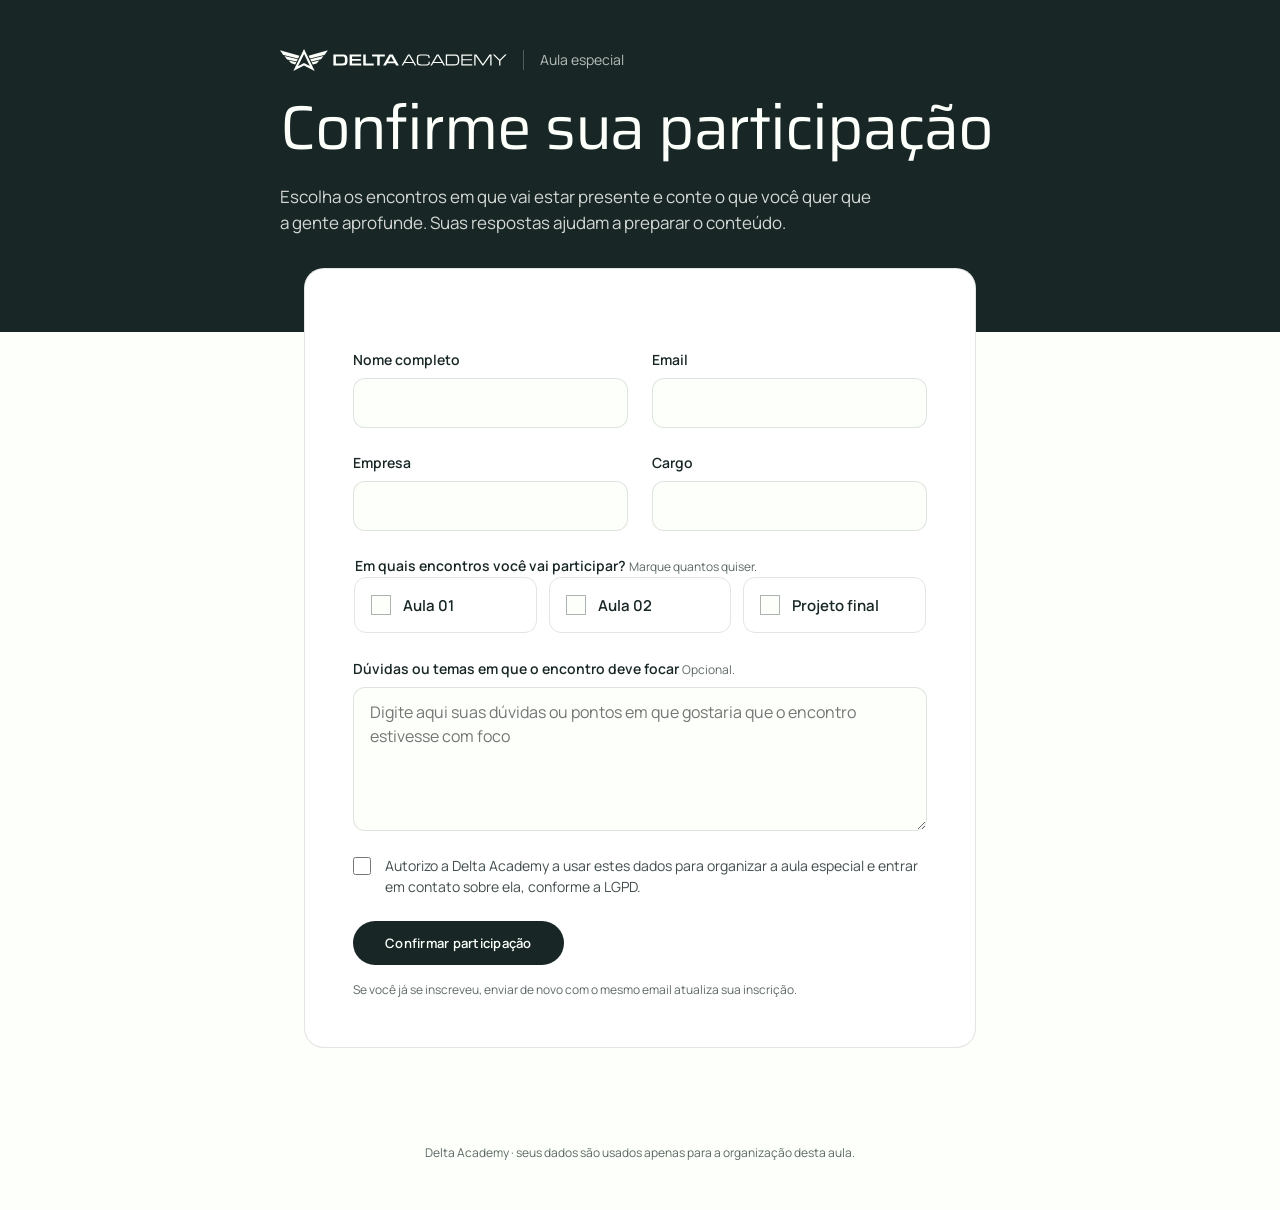
<file: aulaespecial/index.html>
<!doctype html>
<html lang="pt-BR">
<head>
<meta charset="utf-8">
<meta name="viewport" content="width=device-width, initial-scale=1, viewport-fit=cover">
<title>Aula especial · Delta Academy</title>
<meta name="description" content="Confirme sua participação na aula especial da Delta Academy.">
<link rel="preconnect" href="https://fonts.googleapis.com">
<link rel="preconnect" href="https://fonts.gstatic.com" crossorigin>
<link rel="stylesheet" href="https://fonts.googleapis.com/css2?family=Saira:wght@400&family=Manrope:wght@300;400;600;700&display=swap">
<link rel="stylesheet" href="estilo.css">
</head>
<body>
<header class="hero">
  <div class="hero-in">
    <div class="brandbar"><svg fill="#FCFFFA" xmlns="http://www.w3.org/2000/svg" viewBox="159.92 462.37 1600.15 155.26" height="22" aria-label="Delta Academy" role="img"><path d="M536.78,578.41v-76.82h63.8c14.63,0,24.07,2.77,29.26,8.41,4.73,5.3,6.56,13.94,6.56,30.87s-2.18,25.57-8.07,30.98c-4.83,4.49-13.02,6.56-25.92,6.56h-65.65.01ZM554.51,564.36h44c6.22,0,10.48-.81,13.59-2.53,4.49-2.42,6.34-8.29,6.34-20.15,0-21.31-3.34-25.57-19.93-25.57h-44v48.26ZM651.2,578.41v-76.82h81.66v13.47h-64.15v18.2h61.05v12.1h-61.05v19.58h64.84v13.47h-82.35ZM747.39,578.41v-76.82h17.73v62.42h56.09v14.39h-73.83ZM846.14,578.41v-62.42h-36.17v-14.39h89.95v14.39h-36.05v62.42h-17.73ZM970.73,563.21h-54.82l-8.52,15.2h-19.93l44-76.82h24.07l43.3,76.82h-19.35l-8.76-15.2h.01ZM964.16,550.77l-20.85-36.74-20.62,36.74h41.47ZM1101.22,561.13h-62.89l-10.13,17.28h-10.25l45.26-76.82h13.01l45.26,76.82h-10.13l-10.13-17.28ZM1096.84,553.88l-27.06-45.83-27.06,45.83h54.13ZM1208.11,552.61h8.99v3.22c0,9.21-.92,13.25-3.91,16.71-2.88,3.45-6.68,5.07-13.7,5.87-4.38.35-17.51.81-27.87.81-27.76,0-34.56-1.16-40.19-7.03-4.95-5.07-6.11-11.17-6.11-32.13,0-23.96,1.61-30.06,9.44-35.01,5.87-3.69,12.21-4.26,43.88-4.26,19.24,0,25.92.92,30.64,4.38,5.18,3.57,6.79,8.4,7.14,20.62h-8.99v-1.96c0-13.59-3.22-14.98-35.48-14.98-36.86,0-37.09.12-37.09,31.22,0,17.51.81,23.03,4.03,26.37,3.69,3.8,9.56,4.73,31.1,4.73,34.56,0,38.12-1.27,38.12-14.16v-4.38h0ZM1304.74,561.13h-62.89l-10.13,17.28h-10.25l45.26-76.82h13.01l45.26,76.82h-10.13l-10.13-17.28ZM1300.38,553.88l-27.06-45.83-27.06,45.83h54.14-.01ZM1330.01,578.41v-76.82h59.77c16.93,0,25.45,3.11,30.06,11.17,3.46,5.64,5.07,14.74,5.07,27.18s-1.61,21.66-5.07,27.3c-4.61,8.06-13.13,11.17-30.06,11.17h-59.77ZM1339.24,570.69h51.25c10.82,0,17.85-2.53,20.97-7.48,2.65-4.38,3.91-11.52,3.91-22.8,0-11.86-1.38-19.93-4.15-24.19-3.1-4.73-9.68-6.91-21.42-6.91h-50.56v61.38ZM1439.93,578.41v-76.82h76.48v7.72h-67.26v25.68h64.84v7.26h-64.84v28.45h67.84v7.72h-77.05ZM1530.84,578.41v-76.82h14.86l46.3,66.11,46.41-66.11h14.39v76.82h-9.21v-69.22l-48.37,69.22h-6.79l-48.37-69.22v69.22h-9.21.01ZM1710.89,538.56l36.51-36.97h12.67l-44.57,44.57v32.24h-9.21v-32.24l-44.57-44.57h12.55l36.62,36.97h-.01Z"/><path d="M329.36,462.37l-75.48,155.26,75.16-39.23,75.8,39.23-75.47-155.26ZM287.01,583.26l42.95-85.29,41.12,84.68c-14.42-6.18-27.66-14.8-41.93-21.33l-42.14,21.95h0Z"/><polygon points="498.31 471.89 475.05 503.45 473.07 504.79 371.42 529.9 362.02 510.53 498.32 471.89 498.31 471.89"/><polygon points="296.88 510.18 287.18 530.14 184.38 504.63 183.16 503.95 159.92 471.89 296.88 510.18"/><path d="M285.18,534.26l-8.22,16.9-67.06-15.57c-6.38-7.19-12.61-14.74-18.41-22.41-.36-.48-.93-.59-.7-1.42l94.4,22.5h-.01Z"/><path d="M466.98,511.76l-17.83,23.21c-19.28,5.03-39.02,9.68-58.58,14.05-2.94.66-5.91,1.36-8.89,2l-8.11-16.68,93.4-22.59h.01Z"/><polygon points="274.91 555.38 267.01 571.63 239.7 563.7 220.2 543.09 274.91 555.38"/><polyline points="437.55 543.09 418.2 563.97 391.74 571.71 383.72 555.19 437.55 543.09"/></svg><span class="sep"></span><span>Aula especial</span></div>
    <h1>Confirme sua participação</h1>
    <p>Escolha os encontros em que vai estar presente e conte o que você quer que a gente aprofunde. Suas respostas ajudam a preparar o conteúdo.</p>
  </div>
</header>

<main class="wrap">
  <div class="panel" id="painel">
    <div class="aviso info" id="aviso-config" hidden>As inscrições ainda não estão abertas. Volte em breve.</div>

    <form id="form" novalidate>
      <div class="grid2">
        <div class="field" data-campo="nome">
          <label for="nome">Nome completo</label>
          <input type="text" id="nome" name="nome" autocomplete="name" maxlength="120" required>
          <span class="msg-campo">Informe seu nome.</span>
        </div>
        <div class="field" data-campo="email">
          <label for="email">Email</label>
          <input type="email" id="email" name="email" autocomplete="email" maxlength="160" required>
          <span class="msg-campo">Informe um email válido.</span>
        </div>
        <div class="field" data-campo="empresa">
          <label for="empresa">Empresa</label>
          <input type="text" id="empresa" name="empresa" autocomplete="organization" maxlength="120" required>
          <span class="msg-campo">Informe sua empresa.</span>
        </div>
        <div class="field" data-campo="cargo">
          <label for="cargo">Cargo</label>
          <input type="text" id="cargo" name="cargo" autocomplete="organization-title" maxlength="120" required>
          <span class="msg-campo">Informe seu cargo.</span>
        </div>
      </div>

      <fieldset id="aulas">
        <legend class="legend">Em quais encontros você vai participar? <span class="hint">Marque quantos quiser.</span></legend>
        <div class="opcoes">
          <label class="opcao"><input type="checkbox" id="aula01" name="aulas" value="aula01"><span>Aula 01</span></label>
          <label class="opcao"><input type="checkbox" id="aula02" name="aulas" value="aula02"><span>Aula 02</span></label>
          <label class="opcao"><input type="checkbox" id="projeto" name="aulas" value="projeto"><span>Projeto final</span></label>
        </div>
        <span class="msg-campo">Escolha pelo menos um encontro.</span>
      </fieldset>

      <div class="field" data-campo="duvidas">
        <label for="duvidas">Dúvidas ou temas em que o encontro deve focar <span class="hint">Opcional.</span></label>
        <textarea id="duvidas" name="duvidas" maxlength="2000" placeholder="Digite aqui suas dúvidas ou pontos em que gostaria que o encontro estivesse com foco"></textarea>
      </div>

      <div class="armadilha" aria-hidden="true">
        <label for="site">Não preencha</label>
        <input type="text" id="site" name="site" tabindex="-1" autocomplete="off">
      </div>

      <div class="field" data-campo="consentimento">
        <label class="consent"><input type="checkbox" id="consentimento" name="consentimento">
          <span>Autorizo a Delta Academy a usar estes dados para organizar a aula especial e entrar em contato sobre ela, conforme a LGPD.</span></label>
        <span class="msg-campo">É preciso autorizar para confirmar a inscrição.</span>
      </div>

      <div class="aviso erro" id="erro" role="alert" hidden></div>

      <div class="acoes">
        <button class="btn" type="submit" id="enviar">Confirmar participação</button>
        <span class="hint">Se você já se inscreveu, enviar de novo com o mesmo email atualiza sua inscrição.</span>
      </div>
    </form>

    <section id="sucesso" hidden aria-live="polite">
      <div class="ok-head">
        <div class="selo" aria-hidden="true"><svg width="24" height="24" viewBox="0 0 24 24"><path d="M5 12.5l4.5 4.5L19 7.5" fill="none" stroke="currentColor" stroke-width="2"/></svg></div>
        <h2 id="ok-titulo">Inscrição recebida</h2>
        <p class="status" id="status" data-estado="salvando"><i aria-hidden="true"></i><span id="status-texto">Salvando na lista de inscritos…</span></p>
      </div>
      <dl class="resumo" id="resumo"></dl>
      <div class="acoes"><button class="btn-ghost" type="button" id="editar">Corrigir meus dados</button></div>
    </section>
  </div>
</main>
<footer>Delta Academy · seus dados são usados apenas para a organização desta aula.</footer>

<script src="config.js"></script>
<script>
(function(){
  var API = window.AULA_ESPECIAL_API || '';
  var form = document.getElementById('form');
  var btn = document.getElementById('enviar');
  var erro = document.getElementById('erro');
  var sucesso = document.getElementById('sucesso');
  var NOMES = {aula01:'Aula 01', aula02:'Aula 02', projeto:'Projeto final'};

  if (!API) {
    document.getElementById('aviso-config').hidden = false;
    btn.disabled = true;
  }

  function val(id){ return document.getElementById(id).value.trim(); }
  function marcar(el, ruim){ el.classList.toggle('invalido', ruim); return ruim; }

  function validar(){
    var falhas = 0;
    ['nome','empresa','cargo'].forEach(function(c){
      falhas += marcar(form.querySelector('[data-campo="'+c+'"]'), !val(c));
    });
    falhas += marcar(form.querySelector('[data-campo="email"]'), !/^[^\s@]+@[^\s@]+\.[^\s@]+$/.test(val('email')));
    falhas += marcar(document.getElementById('aulas'), !form.querySelector('input[name="aulas"]:checked'));
    falhas += marcar(form.querySelector('[data-campo="consentimento"]'), !document.getElementById('consentimento').checked);
    return falhas === 0;
  }

  form.addEventListener('input', function(ev){
    var bloco = ev.target.closest('.field, fieldset');
    if (bloco && bloco.classList.contains('invalido')) validar();
  });

  var salvando = false;
  window.addEventListener('beforeunload', function(ev){ if (salvando) { ev.preventDefault(); ev.returnValue = ''; } });

  function estado(e, titulo, texto){
    document.getElementById('status').setAttribute('data-estado', e);
    document.getElementById('ok-titulo').textContent = titulo;
    document.getElementById('status-texto').textContent = texto;
    document.getElementById('editar').disabled = e === 'salvando';
  }

  function mostrarResumo(d){
    var linhas = [
      ['Nome', d.nome], ['Email', d.email], ['Empresa', d.empresa], ['Cargo', d.cargo],
      ['Encontros', d.aulas.map(function(a){ return NOMES[a]; }).join(', ')],
      ['Dúvidas e foco', d.duvidas || 'Nenhuma informada']
    ];
    var dl = document.getElementById('resumo');
    dl.textContent = '';
    linhas.forEach(function(l){
      var div = document.createElement('div');
      var dt = document.createElement('dt'); dt.textContent = l[0];
      var dd = document.createElement('dd'); dd.textContent = l[1];
      div.appendChild(dt); div.appendChild(dd); dl.appendChild(div);
    });
    estado('salvando', 'Inscrição recebida', 'Salvando na lista de inscritos… não feche esta página.');
    form.hidden = true;
    sucesso.hidden = false;
    sucesso.scrollIntoView({block:'start', behavior:'smooth'});
  }

  form.addEventListener('submit', function(ev){
    ev.preventDefault();
    erro.hidden = true;
    if (!API) return;
    if (!validar()) {
      var primeiro = form.querySelector('.invalido input, .invalido textarea');
      if (primeiro) primeiro.focus();
      return;
    }
    var dados = {
      acao: 'inscrever',
      nome: val('nome'), email: val('email').toLowerCase(), empresa: val('empresa'), cargo: val('cargo'),
      aulas: [].map.call(form.querySelectorAll('input[name="aulas"]:checked'), function(i){ return i.value; }),
      duvidas: val('duvidas'),
      consentimento: document.getElementById('consentimento').checked,
      site: val('site')
    };
    salvando = true;
    mostrarResumo(dados);
    fetch(API, {method:'POST', body: JSON.stringify(dados)})
      .then(function(r){ return r.json(); })
      .then(function(res){
        if (!res.ok) throw new Error(res.erro || 'Não foi possível salvar.');
        estado('salvo', res.atualizado ? 'Inscrição atualizada' : 'Inscrição confirmada',
          res.atualizado ? 'Salvo. Encontramos uma inscrição com este email e atualizamos os dados.' : 'Salvo. Seus dados estão na lista de inscritos.');
      })
      .catch(function(e){
        erro.textContent = (e && e.message && e.message !== 'Failed to fetch')
          ? e.message + ' Seus dados não foram salvos.'
          : 'Não conseguimos salvar agora. Seus dados continuam aqui: verifique sua conexão e envie de novo.';
        erro.hidden = false;
        sucesso.hidden = true;
        form.hidden = false;
        erro.scrollIntoView({block:'center'});
      })
      .then(function(){ salvando = false; });
  });

  document.getElementById('editar').addEventListener('click', function(){
    sucesso.hidden = true;
    form.hidden = false;
    document.getElementById('nome').focus();
  });
})();
</script>
</body>
</html>
</file>
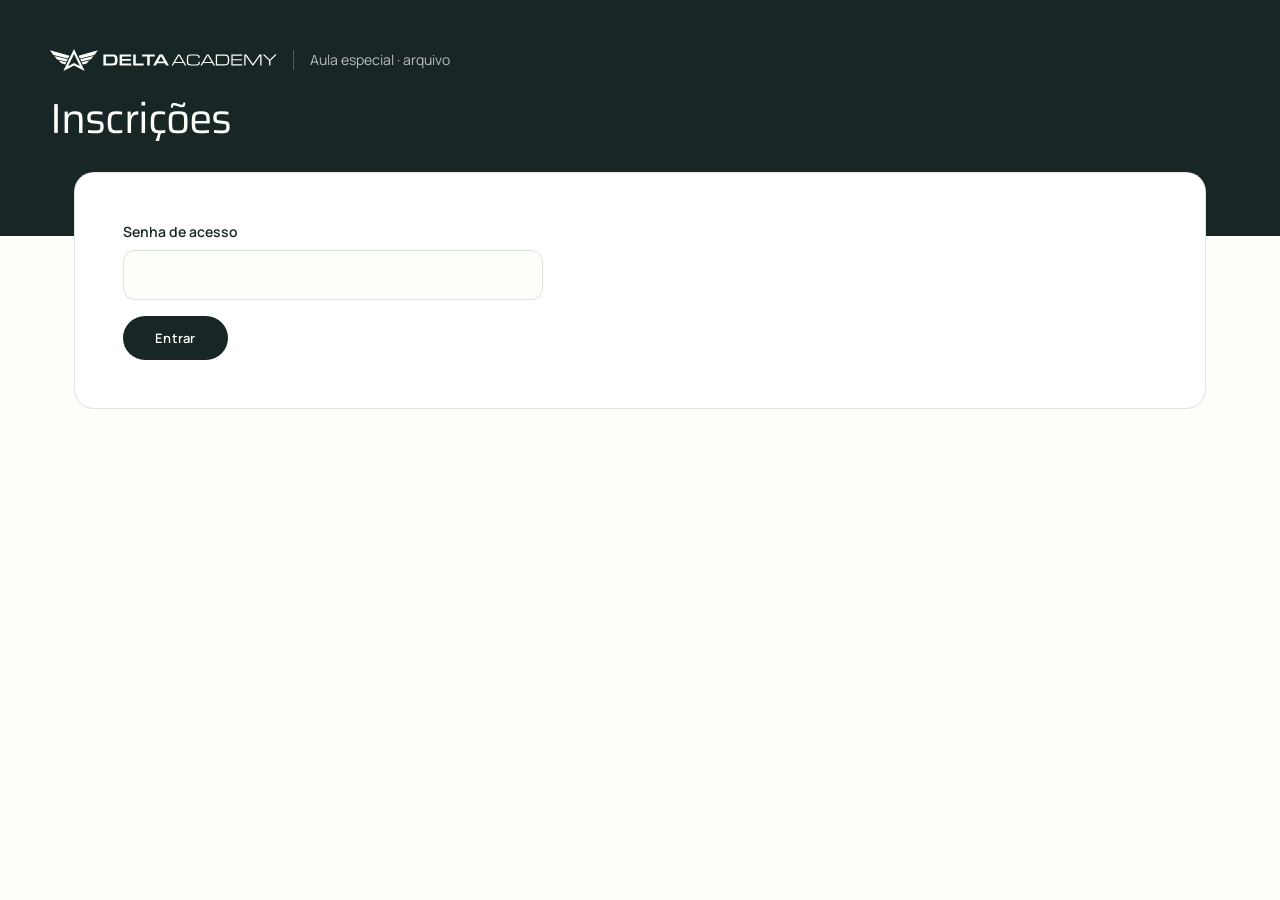
<file: aulaespecial/arquivo/index.html>
<!doctype html>
<html lang="pt-BR">
<head>
<meta charset="utf-8">
<meta name="viewport" content="width=device-width, initial-scale=1, viewport-fit=cover">
<meta name="robots" content="noindex, nofollow">
<title>Arquivo · Aula especial</title>
<link rel="preconnect" href="https://fonts.googleapis.com">
<link rel="preconnect" href="https://fonts.gstatic.com" crossorigin>
<link rel="stylesheet" href="https://fonts.googleapis.com/css2?family=Saira:wght@400&family=Manrope:wght@300;400;600;700&display=swap">
<link rel="stylesheet" href="../estilo.css">
<style>
.hero-in,.wrap{max-width:1180px}
.hero h1{font-size:42px;line-height:44px}
.login{max-width:420px;display:grid;gap:16px}
.numeros{display:grid;grid-template-columns:repeat(4,minmax(0,1fr));gap:16px}
.numero{border:1px solid var(--line);border-radius:8px;padding:24px;display:grid;gap:4px}
.numero strong{font-family:var(--font-display);font-weight:400;font-size:42px;line-height:44px;font-variant-numeric:tabular-nums}
.numero span{font-size:14px;color:var(--fg-70)}
.barra-topo{display:flex;flex-wrap:wrap;gap:16px;align-items:center;justify-content:flex-start}
.barra-topo .hint{margin-left:auto}
.tabela{overflow-x:auto;border:1px solid var(--line);border-radius:8px}
table{border-collapse:collapse;width:100%;font-size:14px;line-height:21px}
th,td{text-align:left;padding:12px 16px;border-bottom:1px solid var(--line);vertical-align:top}
th{font-weight:700;white-space:nowrap;background:var(--wash)}
td{color:var(--fg-82);min-width:120px}
td.longo{min-width:280px}
tr:last-child td{border-bottom:0}
.sim{color:var(--accent);font-weight:700}
h2.sec{font-size:22px;line-height:28px}
.duvidas{display:grid;gap:12px;margin:0;padding:0;list-style:none}
.duvidas li{border:1px solid var(--line);border-radius:8px;padding:16px 24px;display:grid;gap:4px}
.duvidas li p{white-space:pre-wrap}
.duvidas li span{font-size:12px;line-height:18px;color:var(--fg-70)}
.busca{max-width:320px}
@media (max-width:800px){.numeros{grid-template-columns:repeat(2,minmax(0,1fr))}.barra-topo .hint{margin-left:0}}
</style>
</head>
<body>
<header class="hero">
  <div class="hero-in">
    <div class="brandbar"><svg fill="#FCFFFA" xmlns="http://www.w3.org/2000/svg" viewBox="159.92 462.37 1600.15 155.26" height="22" aria-label="Delta Academy" role="img"><path d="M536.78,578.41v-76.82h63.8c14.63,0,24.07,2.77,29.26,8.41,4.73,5.3,6.56,13.94,6.56,30.87s-2.18,25.57-8.07,30.98c-4.83,4.49-13.02,6.56-25.92,6.56h-65.65.01ZM554.51,564.36h44c6.22,0,10.48-.81,13.59-2.53,4.49-2.42,6.34-8.29,6.34-20.15,0-21.31-3.34-25.57-19.93-25.57h-44v48.26ZM651.2,578.41v-76.82h81.66v13.47h-64.15v18.2h61.05v12.1h-61.05v19.58h64.84v13.47h-82.35ZM747.39,578.41v-76.82h17.73v62.42h56.09v14.39h-73.83ZM846.14,578.41v-62.42h-36.17v-14.39h89.95v14.39h-36.05v62.42h-17.73ZM970.73,563.21h-54.82l-8.52,15.2h-19.93l44-76.82h24.07l43.3,76.82h-19.35l-8.76-15.2h.01ZM964.16,550.77l-20.85-36.74-20.62,36.74h41.47ZM1101.22,561.13h-62.89l-10.13,17.28h-10.25l45.26-76.82h13.01l45.26,76.82h-10.13l-10.13-17.28ZM1096.84,553.88l-27.06-45.83-27.06,45.83h54.13ZM1208.11,552.61h8.99v3.22c0,9.21-.92,13.25-3.91,16.71-2.88,3.45-6.68,5.07-13.7,5.87-4.38.35-17.51.81-27.87.81-27.76,0-34.56-1.16-40.19-7.03-4.95-5.07-6.11-11.17-6.11-32.13,0-23.96,1.61-30.06,9.44-35.01,5.87-3.69,12.21-4.26,43.88-4.26,19.24,0,25.92.92,30.64,4.38,5.18,3.57,6.79,8.4,7.14,20.62h-8.99v-1.96c0-13.59-3.22-14.98-35.48-14.98-36.86,0-37.09.12-37.09,31.22,0,17.51.81,23.03,4.03,26.37,3.69,3.8,9.56,4.73,31.1,4.73,34.56,0,38.12-1.27,38.12-14.16v-4.38h0ZM1304.74,561.13h-62.89l-10.13,17.28h-10.25l45.26-76.82h13.01l45.26,76.82h-10.13l-10.13-17.28ZM1300.38,553.88l-27.06-45.83-27.06,45.83h54.14-.01ZM1330.01,578.41v-76.82h59.77c16.93,0,25.45,3.11,30.06,11.17,3.46,5.64,5.07,14.74,5.07,27.18s-1.61,21.66-5.07,27.3c-4.61,8.06-13.13,11.17-30.06,11.17h-59.77ZM1339.24,570.69h51.25c10.82,0,17.85-2.53,20.97-7.48,2.65-4.38,3.91-11.52,3.91-22.8,0-11.86-1.38-19.93-4.15-24.19-3.1-4.73-9.68-6.91-21.42-6.91h-50.56v61.38ZM1439.93,578.41v-76.82h76.48v7.72h-67.26v25.68h64.84v7.26h-64.84v28.45h67.84v7.72h-77.05ZM1530.84,578.41v-76.82h14.86l46.3,66.11,46.41-66.11h14.39v76.82h-9.21v-69.22l-48.37,69.22h-6.79l-48.37-69.22v69.22h-9.21.01ZM1710.89,538.56l36.51-36.97h12.67l-44.57,44.57v32.24h-9.21v-32.24l-44.57-44.57h12.55l36.62,36.97h-.01Z"/><path d="M329.36,462.37l-75.48,155.26,75.16-39.23,75.8,39.23-75.47-155.26ZM287.01,583.26l42.95-85.29,41.12,84.68c-14.42-6.18-27.66-14.8-41.93-21.33l-42.14,21.95h0Z"/><polygon points="498.31 471.89 475.05 503.45 473.07 504.79 371.42 529.9 362.02 510.53 498.32 471.89 498.31 471.89"/><polygon points="296.88 510.18 287.18 530.14 184.38 504.63 183.16 503.95 159.92 471.89 296.88 510.18"/><path d="M285.18,534.26l-8.22,16.9-67.06-15.57c-6.38-7.19-12.61-14.74-18.41-22.41-.36-.48-.93-.59-.7-1.42l94.4,22.5h-.01Z"/><path d="M466.98,511.76l-17.83,23.21c-19.28,5.03-39.02,9.68-58.58,14.05-2.94.66-5.91,1.36-8.89,2l-8.11-16.68,93.4-22.59h.01Z"/><polygon points="274.91 555.38 267.01 571.63 239.7 563.7 220.2 543.09 274.91 555.38"/><polyline points="437.55 543.09 418.2 563.97 391.74 571.71 383.72 555.19 437.55 543.09"/></svg><span class="sep"></span><span>Aula especial · arquivo</span></div>
    <h1>Inscrições</h1>
  </div>
</header>

<main class="wrap">
  <div class="panel">
    <form id="login" class="login" novalidate>
      <div class="field">
        <label for="chave">Senha de acesso</label>
        <input type="password" id="chave" autocomplete="current-password" required>
      </div>
      <div class="aviso erro" id="erro-login" role="alert" hidden></div>
      <div class="acoes"><button class="btn" type="submit" id="entrar">Entrar</button></div>
    </form>

    <section id="dados" hidden>
      <div class="barra-topo">
        <button class="btn" type="button" id="exportar">Exportar CSV</button>
        <button class="btn-ghost" type="button" id="atualizar">Atualizar</button>
        <button class="btn-ghost" type="button" id="sair">Sair</button>
        <span class="hint" id="carimbo"></span>
      </div>

      <div class="numeros" style="margin-top:32px">
        <div class="numero"><strong id="n-total">0</strong><span>inscritos</span></div>
        <div class="numero"><strong id="n-a1">0</strong><span>na aula 01</span></div>
        <div class="numero"><strong id="n-a2">0</strong><span>na aula 02</span></div>
        <div class="numero"><strong id="n-pf">0</strong><span>no projeto final</span></div>
      </div>

      <div style="margin-top:48px;display:grid;gap:16px">
        <div class="barra-topo"><h2 class="sec">Lista de inscritos</h2>
          <input class="busca" type="text" id="busca" placeholder="Buscar por nome, empresa ou email" aria-label="Buscar"></div>
        <div class="tabela"><table id="tabela"></table></div>
      </div>

      <div style="margin-top:48px;display:grid;gap:16px">
        <h2 class="sec">Dúvidas e temas pedidos</h2>
        <ul class="duvidas" id="duvidas"></ul>
      </div>
    </section>
  </div>
</main>

<script src="../config.js"></script>
<script>
(function(){
  var API = window.AULA_ESPECIAL_API || '';
  var CHAVE_SESSAO = 'aula-especial-chave';
  var estado = {cab: [], linhas: []};
  var $ = function(id){ return document.getElementById(id); };

  function lerChave(){ try { return sessionStorage.getItem(CHAVE_SESSAO) || ''; } catch(e){ return ''; } }
  function gravarChave(v){ try { v ? sessionStorage.setItem(CHAVE_SESSAO, v) : sessionStorage.removeItem(CHAVE_SESSAO); } catch(e){} }

  function carregar(chave){
    if (!API) return Promise.reject(new Error('O endereço do Apps Script ainda não foi configurado em config.js.'));
    return fetch(API, {method:'POST', body: JSON.stringify({acao:'listar', chave: chave})})
      .then(function(r){ return r.json(); })
      .then(function(res){ if (!res.ok) throw new Error(res.erro || 'Falha ao carregar.'); return res; });
  }

  function col(nome){ return estado.cab.indexOf(nome); }

  function render(){
    var L = estado.linhas, iA1 = col('Aula 01'), iA2 = col('Aula 02'), iPF = col('Projeto final');
    var conta = function(i){ return L.filter(function(l){ return l[i] === 'Sim'; }).length; };
    $('n-total').textContent = L.length;
    $('n-a1').textContent = conta(iA1);
    $('n-a2').textContent = conta(iA2);
    $('n-pf').textContent = conta(iPF);
    $('carimbo').textContent = 'Atualizado às ' + new Date().toLocaleTimeString('pt-BR', {hour:'2-digit', minute:'2-digit'});

    var termo = $('busca').value.trim().toLowerCase();
    var visiveis = termo ? L.filter(function(l){ return l.join(' ').toLowerCase().indexOf(termo) > -1; }) : L;
    var t = $('tabela'); t.textContent = '';
    var thead = t.createTHead().insertRow();
    estado.cab.forEach(function(c){ var th = document.createElement('th'); th.textContent = c; thead.appendChild(th); });
    var tb = t.createTBody();
    if (!visiveis.length) {
      var td = tb.insertRow().insertCell(); td.colSpan = estado.cab.length || 1;
      td.textContent = L.length ? 'Nenhum inscrito encontrado nesta busca.' : 'Ainda não há inscrições. Elas aparecem aqui assim que os alunos enviarem o formulário.';
    }
    visiveis.forEach(function(l){
      var tr = tb.insertRow();
      l.forEach(function(v, i){
        var td = tr.insertCell(); td.textContent = v;
        if (v === 'Sim') td.className = 'sim';
        if (estado.cab[i] === 'Dúvidas e foco') td.className = 'longo';
      });
    });

    var iD = col('Dúvidas e foco'), iN = col('Nome'), iE = col('Empresa');
    var ul = $('duvidas'); ul.textContent = '';
    var comDuvida = L.filter(function(l){ return l[iD]; });
    if (!comDuvida.length) {
      var li0 = document.createElement('li'); li0.textContent = 'Nenhuma dúvida enviada até agora.'; ul.appendChild(li0);
    }
    comDuvida.forEach(function(l){
      var li = document.createElement('li');
      var p = document.createElement('p'); p.textContent = l[iD];
      var s = document.createElement('span'); s.textContent = l[iN] + ' · ' + l[iE];
      li.appendChild(p); li.appendChild(s); ul.appendChild(li);
    });
  }

  function entrar(chave){
    $('erro-login').hidden = true;
    $('entrar').disabled = true;
    return carregar(chave).then(function(res){
      estado.cab = res.cabecalho || []; estado.linhas = res.linhas || [];
      gravarChave(chave);
      $('login').hidden = true; $('dados').hidden = false;
      render();
    }).catch(function(e){
      gravarChave('');
      $('login').hidden = false; $('dados').hidden = true;
      $('erro-login').textContent = e.message === 'Failed to fetch' ? 'Não foi possível conectar. Tente de novo.' : e.message;
      $('erro-login').hidden = false;
    }).then(function(){ $('entrar').disabled = false; });
  }

  $('login').addEventListener('submit', function(ev){ ev.preventDefault(); var c = $('chave').value.trim(); if (c) entrar(c); });
  $('atualizar').addEventListener('click', function(){ entrar(lerChave()); });
  $('sair').addEventListener('click', function(){ gravarChave(''); estado = {cab:[], linhas:[]}; $('chave').value=''; $('dados').hidden = true; $('login').hidden = false; });
  $('busca').addEventListener('input', render);

  $('exportar').addEventListener('click', function(){
    var esc = function(v){ v = String(v == null ? '' : v); if (/^[=+\-@]/.test(v)) v = "'" + v; return '"' + v.replace(/"/g, '""') + '"'; };
    var csv = [estado.cab].concat(estado.linhas).map(function(l){ return l.map(esc).join(';'); }).join('\r\n');
    var blob = new Blob(['﻿' + csv], {type:'text/csv;charset=utf-8'});
    var a = document.createElement('a');
    var hoje = new Date().toISOString().slice(0,10);
    a.href = URL.createObjectURL(blob); a.download = 'aula-especial-inscricoes-' + hoje + '.csv';
    document.body.appendChild(a); a.click(); a.remove();
    setTimeout(function(){ URL.revokeObjectURL(a.href); }, 1000);
  });

  var salva = lerChave();
  if (salva) entrar(salva);
})();
</script>
</body>
</html>
</file>
<file: aulaespecial/estilo.css>
/* Aula especial · padrão Delta Academy. Faixa pine com o título, painel cream com o formulário. */
:root{
  --pine:#182626; --cream:#FCFFFA; --olive:#516B4B; --mint:#ABCCA3;
  --bg:var(--cream); --fg:var(--pine); --panel:#FFFFFF;
  --fg-82:rgba(24,38,38,.82); --fg-70:rgba(24,38,38,.70); --fg-35:rgba(24,38,38,.35);
  --line:rgba(24,38,38,.12); --wash:rgba(24,38,38,.04);
  --accent:var(--olive); --accent-15:rgba(81,107,75,.15);
  --btn-bg:var(--pine); --btn-fg:var(--cream);
  --erro:#9A3B2E; --erro-15:rgba(154,59,46,.12);
  --hero-bg:var(--pine);
  --font-display:"Eurostile","Saira",system-ui,sans-serif;
  --font-text:"Aeonik","Manrope",system-ui,sans-serif;
  color-scheme:light;
}
@media (prefers-color-scheme: dark){:root{
  --bg:#182626; --fg:#FCFFFA; --panel:#1E2E2E;
  --fg-82:rgba(252,255,250,.82); --fg-70:rgba(252,255,250,.70); --fg-35:rgba(252,255,250,.35);
  --line:rgba(252,255,250,.12); --wash:rgba(252,255,250,.04);
  --accent:#ABCCA3; --accent-15:rgba(171,204,163,.15);
  --btn-bg:#ABCCA3; --btn-fg:#182626;
  --erro:#E8A396; --erro-15:rgba(232,163,150,.14);
  --hero-bg:#111C1C; color-scheme:dark}}

*{box-sizing:border-box}
[hidden]{display:none!important}
html,body{margin:0}
body{background:var(--bg);color:var(--fg);font-family:var(--font-text);font-size:16px;line-height:24px}
h1,h2,h3{font-family:var(--font-display);font-weight:400;margin:0;text-wrap:balance}
p{margin:0}
a{color:inherit}
:focus-visible{outline:2px solid var(--accent);outline-offset:3px}

.hero{background:var(--hero-bg);color:var(--cream);padding:48px 24px 96px}
.hero-in{max-width:720px;margin:0 auto;display:grid;gap:24px}
.brandbar{display:flex;align-items:center;gap:16px}
.brandbar .sep{width:1px;height:20px;background:rgba(252,255,250,.25)}
.brandbar span{font-size:14px;color:rgba(252,255,250,.7)}
.hero h1{font-size:62px;line-height:64px;letter-spacing:-.02em}
.hero p{max-width:60ch;color:rgba(252,255,250,.82);font-size:17px;line-height:26px}

.wrap{max-width:720px;margin:-64px auto 0;padding:0 24px 96px}
.panel{background:var(--panel);border:1px solid var(--line);border-radius:20px;padding:48px}
.panel > * + *{margin-top:32px}

form{display:grid;gap:24px}
.grid2{display:grid;grid-template-columns:1fr 1fr;gap:24px}
.field{display:grid;gap:8px;min-width:0}
label,.legend{font-size:14px;line-height:21px;font-weight:600}
.hint{font-size:12px;line-height:18px;color:var(--fg-70);font-weight:400}
input[type=text],input[type=email],input[type=password],textarea{
  width:100%;font:400 16px/24px var(--font-text);color:var(--fg);background:var(--bg);
  border:1px solid var(--line);border-radius:12px;padding:12px 16px}
textarea{min-height:144px;resize:vertical}
input:focus,textarea:focus{outline:none;border-color:var(--accent);box-shadow:0 0 0 3px var(--accent-15)}
.field.invalido input,.field.invalido textarea,fieldset.invalido .opcoes{border-color:var(--erro)}
.msg-campo{font-size:12px;line-height:18px;color:var(--erro);display:none}
.invalido .msg-campo{display:block}

fieldset{border:0;margin:0;padding:0;display:grid;gap:8px}
.opcoes{display:grid;grid-template-columns:repeat(3,1fr);gap:12px;border:1px solid transparent;border-radius:12px}
.opcao{position:relative}
.opcao input{position:absolute;opacity:0;inset:0;margin:0;cursor:pointer}
.opcao span{display:flex;align-items:center;gap:12px;height:56px;padding:0 16px;border:1px solid var(--line);border-radius:12px;font-weight:600;font-size:15px;cursor:pointer}
.opcao span::before{content:"";flex:none;width:18px;height:18px;border-radius:0;border:1px solid var(--fg-35);background:var(--bg)}
.opcao input:checked + span{border-color:var(--accent);background:var(--accent-15)}
.opcao input:checked + span::before{background:var(--accent);border-color:var(--accent);
  background-image:url("data:image/svg+xml,%3Csvg xmlns='http://www.w3.org/2000/svg' viewBox='0 0 18 18'%3E%3Cpath d='M4 9.5l3.2 3L14 6' fill='none' stroke='%23FCFFFA' stroke-width='2'/%3E%3C/svg%3E")}
.opcao input:focus-visible + span{outline:2px solid var(--accent);outline-offset:2px}

.consent{display:grid;grid-template-columns:20px minmax(0,1fr);gap:12px;align-items:start;font-size:14px;line-height:21px;color:var(--fg-82);font-weight:400}
.consent input{width:18px;height:18px;margin:2px 0 0;accent-color:var(--olive)}
.armadilha{position:absolute;left:-9999px;width:1px;height:1px;overflow:hidden}

.btn{display:inline-flex;align-items:center;justify-content:center;height:44px;padding:0 32px;border-radius:999px;border:0;
  background:var(--btn-bg);color:var(--btn-fg);font:600 13px/44px var(--font-text);letter-spacing:.02em;cursor:pointer;text-decoration:none}
.btn[disabled]{opacity:.5;cursor:default}
.btn-ghost{display:inline-flex;align-items:center;height:44px;padding:0 24px;border-radius:999px;border:1px solid var(--accent);
  background:transparent;color:var(--fg);font:600 13px/44px var(--font-text);letter-spacing:.02em;cursor:pointer}
.acoes{display:flex;flex-wrap:wrap;gap:16px;align-items:center}

.aviso{border-radius:12px;padding:16px;font-size:14px;line-height:21px}
.aviso.erro{background:var(--erro-15);color:var(--erro)}
.aviso.info{background:var(--wash);border:1px solid var(--line);color:var(--fg-82)}

#sucesso{display:grid;gap:32px}
.ok-head{display:grid;gap:12px}
.selo{width:48px;height:48px;border-radius:999px;background:var(--accent-15);display:grid;place-items:center;color:var(--accent)}
.ok-head h2{font-size:30px;line-height:36px;letter-spacing:-.01em}
.status{display:flex;align-items:center;gap:8px;font-size:14px;line-height:21px;color:var(--fg-82)}
.status i{flex:none;width:12px;height:12px;border-radius:999px;border:2px solid var(--accent-15);border-top-color:var(--accent);animation:gira .8s linear infinite}
.status[data-estado="salvo"] i{animation:none;border:0;background:var(--accent);width:8px;height:8px}
.status[data-estado="salvo"]{color:var(--accent);font-weight:600}
.selo{transition:opacity .2s}
#sucesso:has(.status[data-estado="salvando"]) .selo{opacity:.35}
@keyframes gira{to{transform:rotate(360deg)}}
@media (prefers-reduced-motion: reduce){.status i{animation-duration:2.4s}}
.btn-ghost[disabled]{opacity:.5;cursor:default}
.resumo{margin:0;display:grid;border-top:1px solid var(--line)}
.resumo div{display:grid;grid-template-columns:140px minmax(0,1fr);gap:16px;padding:12px 0;border-bottom:1px solid var(--line)}
.resumo dt{font-size:14px;color:var(--fg-70)}
.resumo dd{margin:0;font-weight:600;overflow-wrap:anywhere;white-space:pre-wrap}

footer{text-align:center;font-size:12px;line-height:18px;color:var(--fg-70);padding:0 24px 48px}

@media (max-width:640px){
  .hero{padding:32px 16px 96px}
  .hero h1{font-size:42px;line-height:44px}
  .wrap{padding:0 16px 64px}
  .panel{padding:24px}
  .grid2,.opcoes{grid-template-columns:1fr}
  .resumo div{grid-template-columns:1fr;gap:4px}
}
</file>
